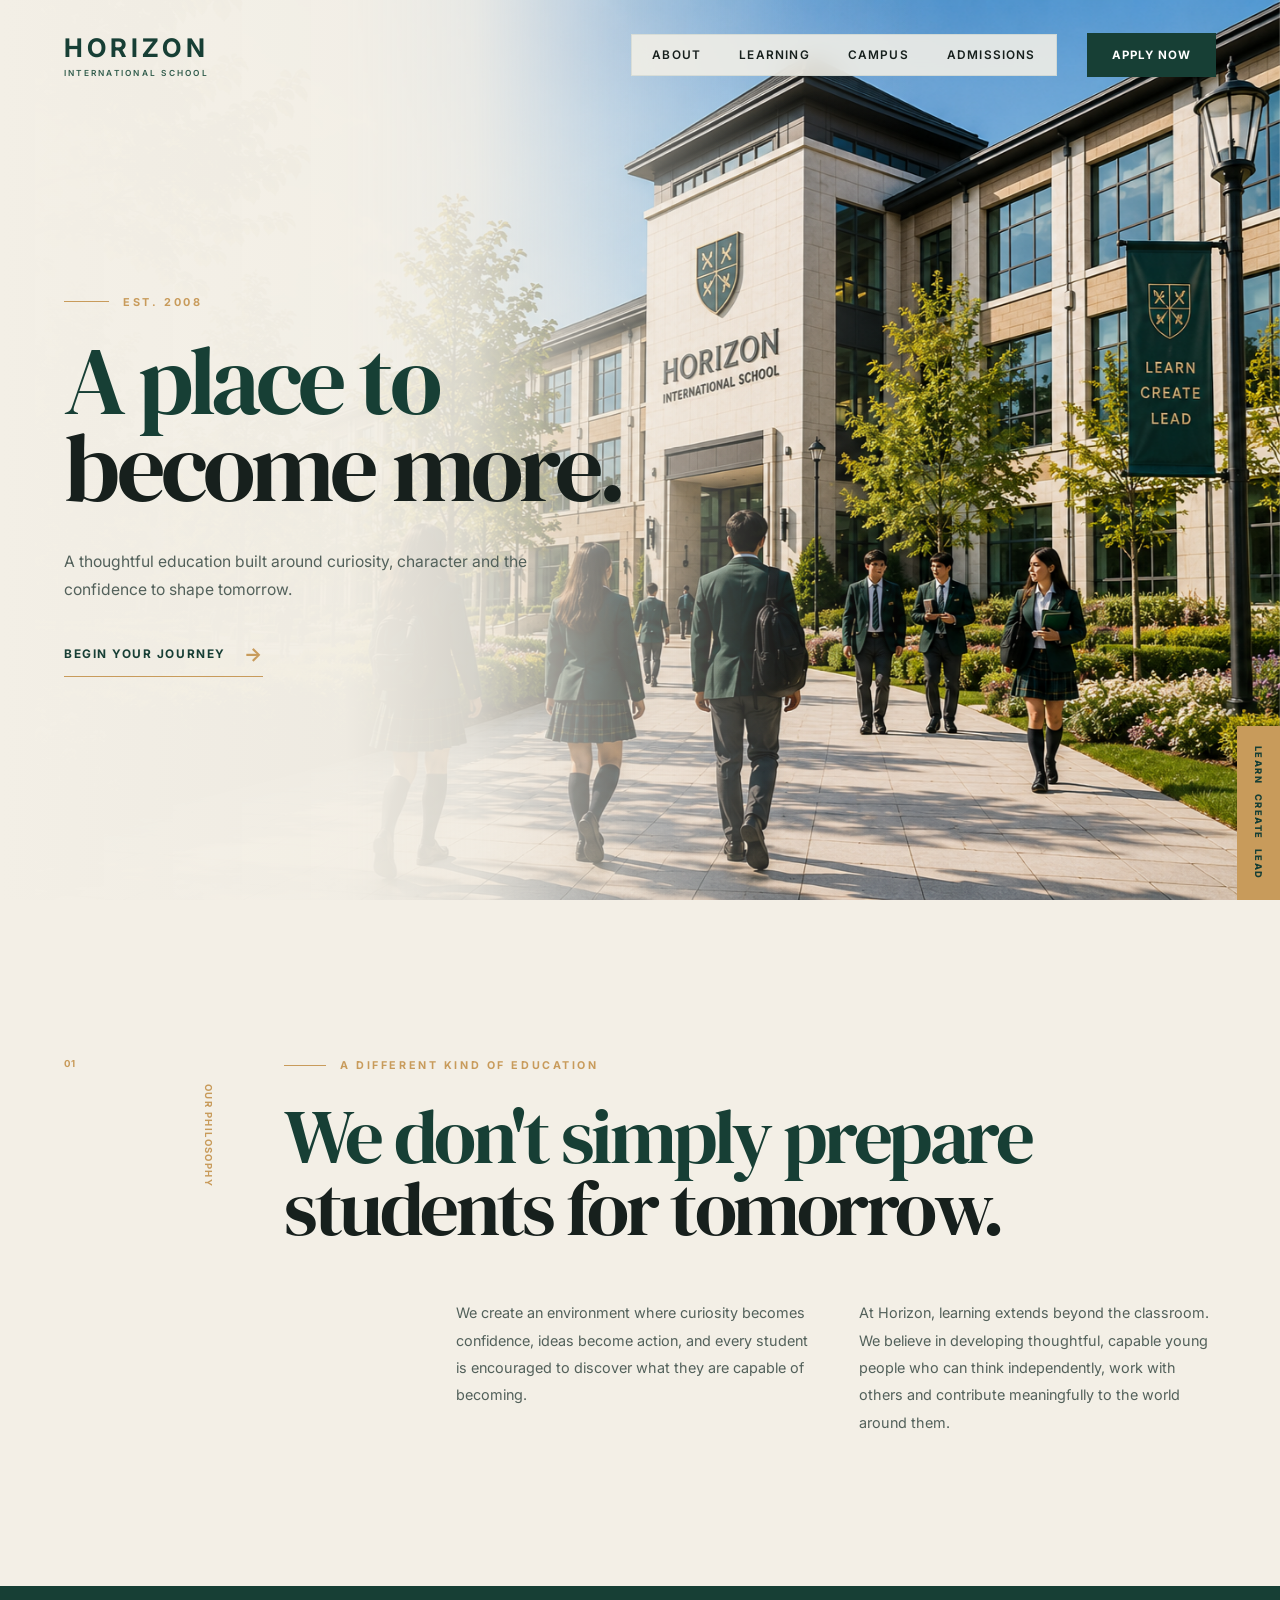
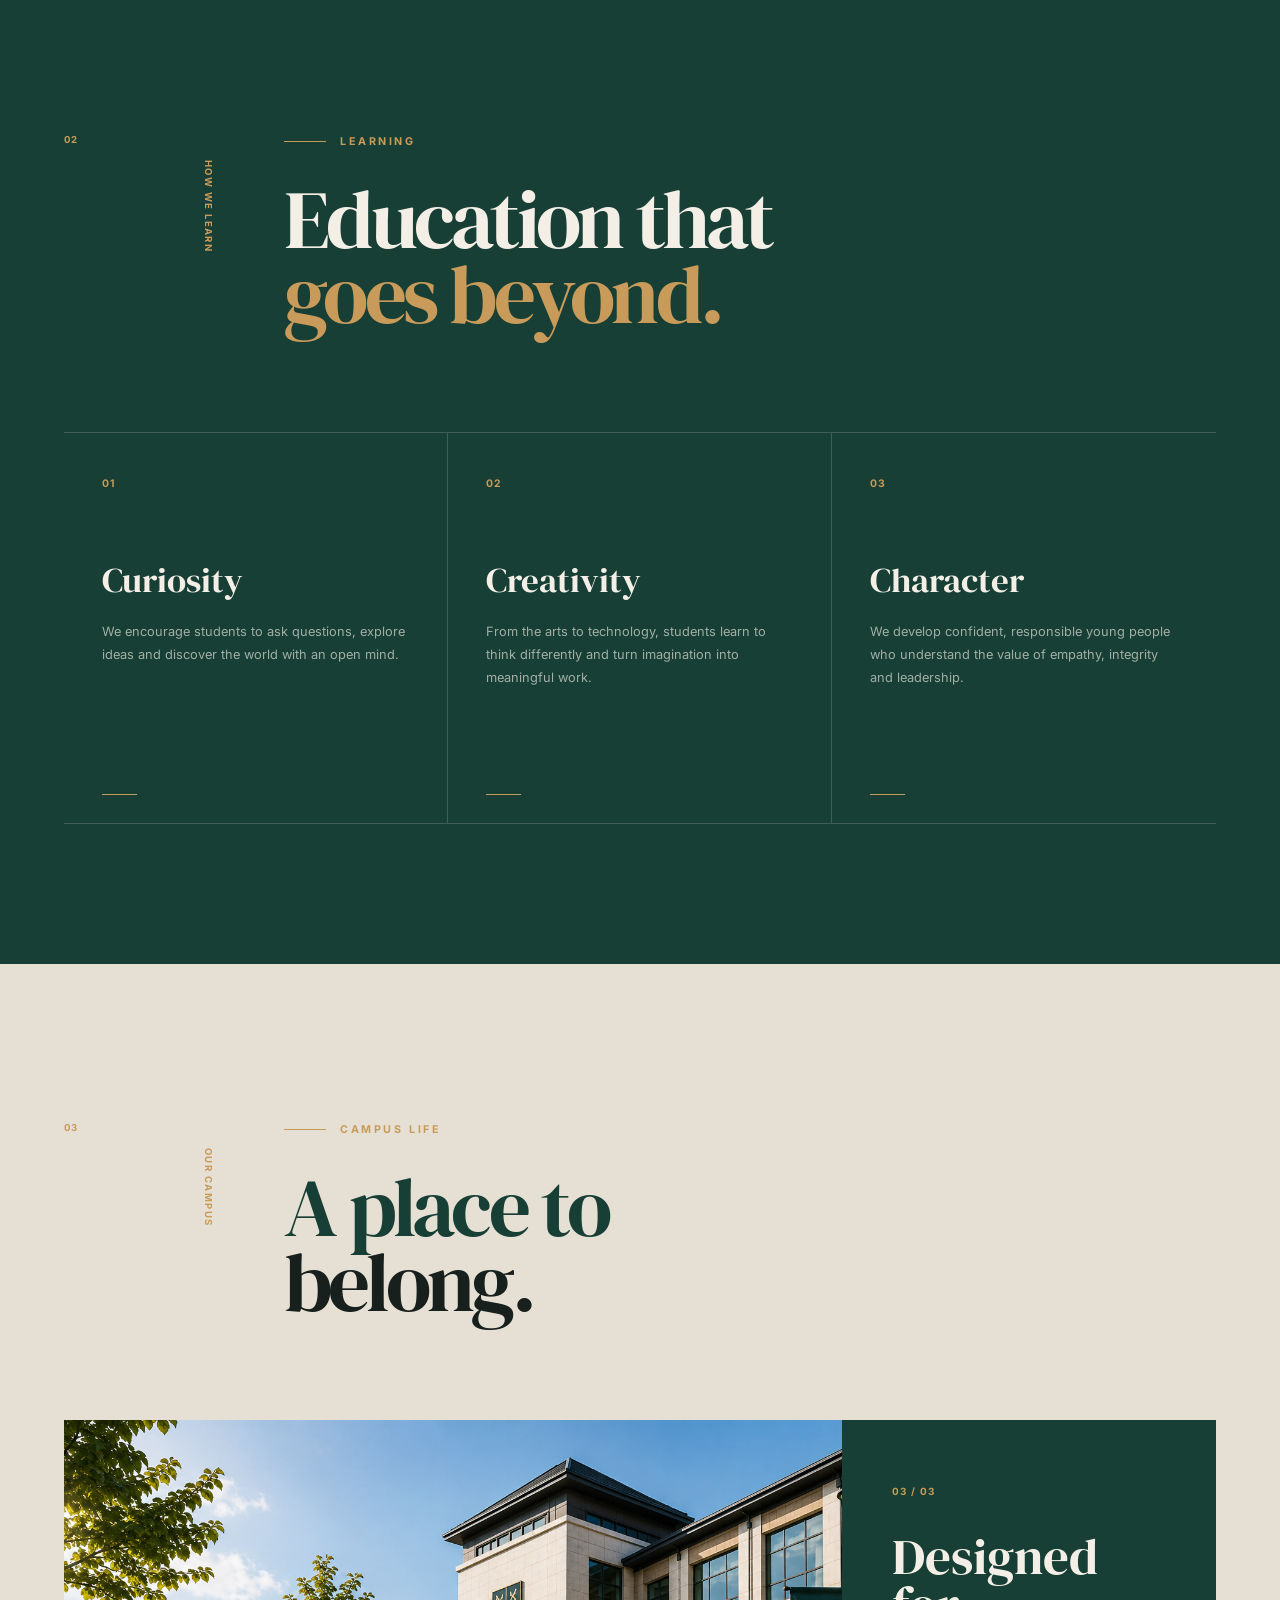
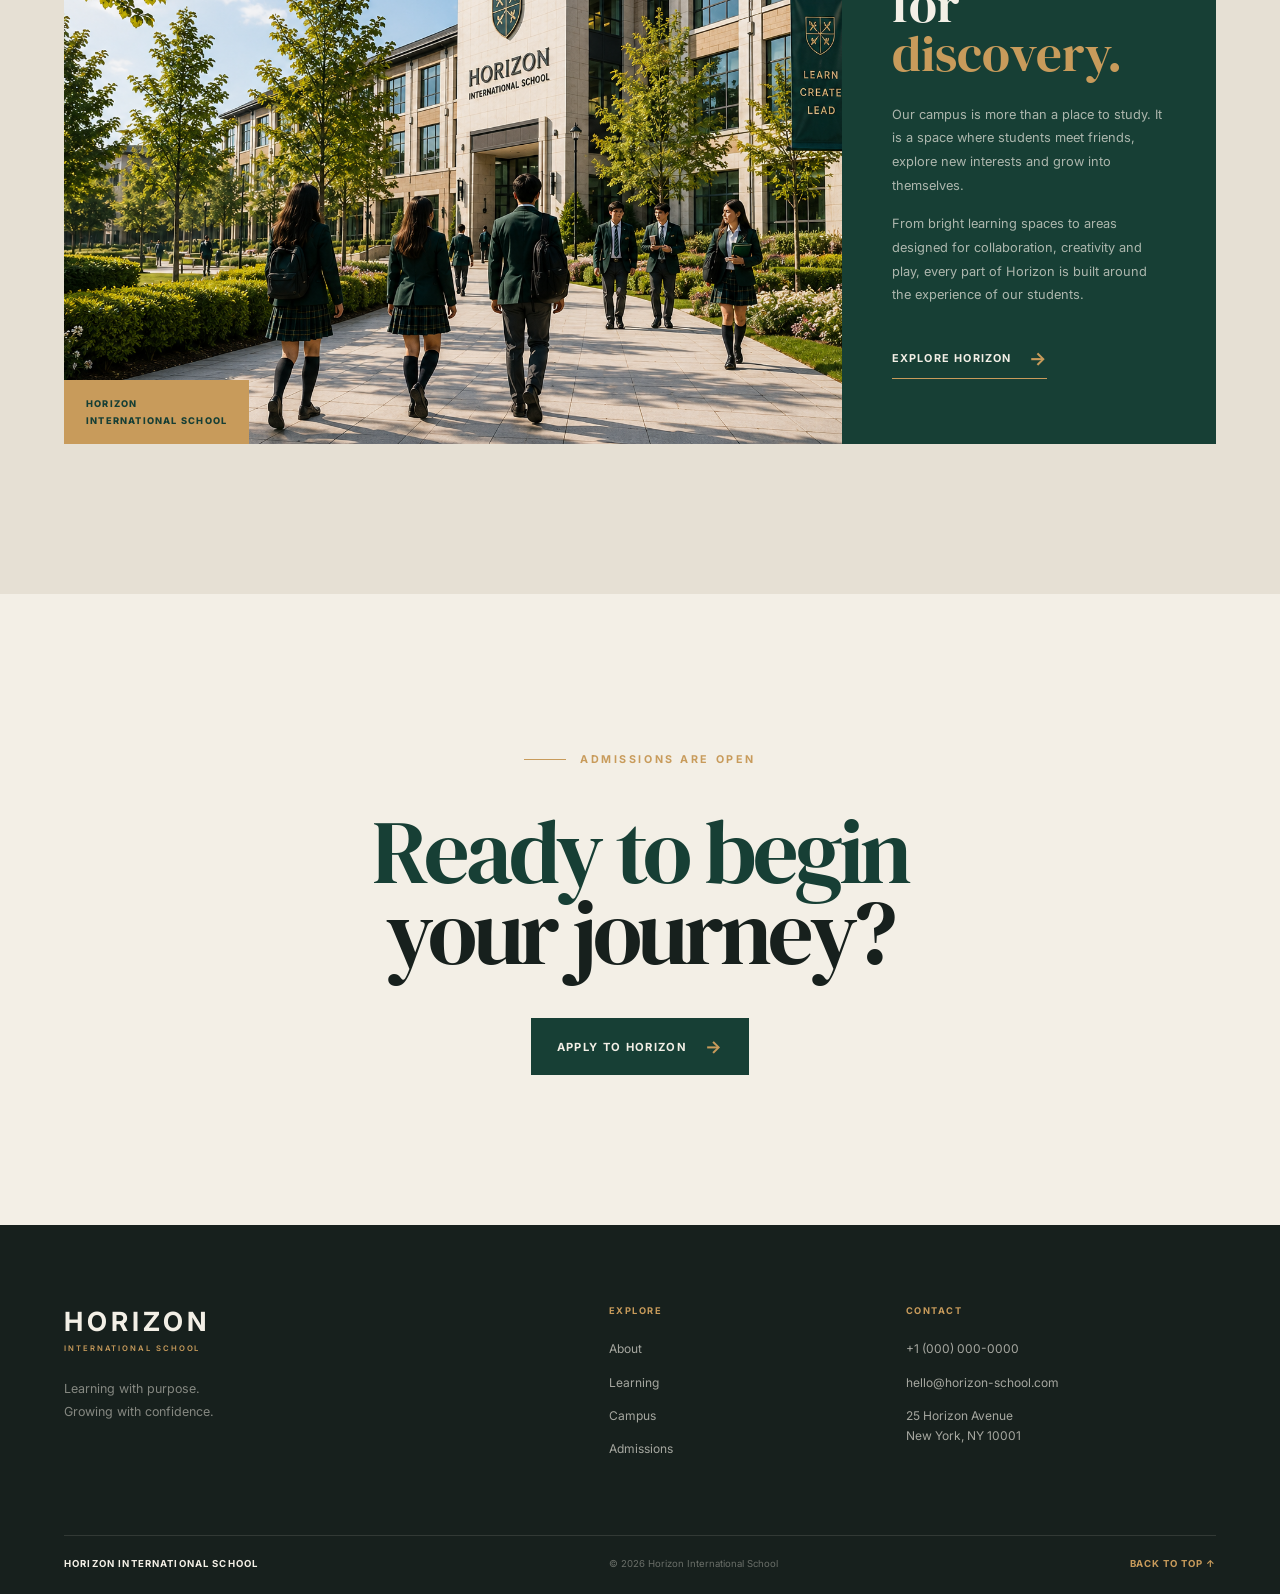
<file: frontend/index.html>
<!DOCTYPE html>
<html lang="en">

<head>
    <meta charset="UTF-8">

    <meta
        name="viewport"
        content="width=device-width, initial-scale=1.0"
    >

    <meta
        name="description"
        content="Horizon International School — inspiring students to learn, create and lead."
    >

    <title>Horizon International School</title>

    <!-- Google Fonts -->
    <link rel="preconnect" href="https://fonts.googleapis.com">
    <link rel="preconnect" href="https://fonts.gstatic.com" crossorigin>

    <link
        href="https://fonts.googleapis.com/css2?family=DM+Serif+Display&family=Inter:wght@400;500;600;700&display=swap"
        rel="stylesheet"
    >

    <!-- Main CSS -->
    <link rel="stylesheet" href="css/style.css">
</head>

<body>

    <!-- =========================
         HEADER
    ========================== -->

   <header class="site-header">

    <a href="index.html" class="school-logo">
        <span class="logo-main">HORIZON</span>
        <span class="logo-sub">INTERNATIONAL SCHOOL</span>
    </a>

    <nav class="desktop-nav">
        <a href="#philosophy">About</a>
        <a href="#learning">Learning</a>
        <a href="#campus">Campus</a>
        <a href="admission.html">Admissions</a>
    </nav>

    <a href="admission.html" class="header-admission">
        Apply Now
    </a>

    <button
        class="menu-toggle"
        type="button"
        aria-label="Open navigation menu"
    >
        <span></span>
        <span></span>
    </button>

</header>


    <!-- =========================
         MOBILE NAVIGATION
    ========================== -->

    <div class="mobile-menu">

        <button
            class="mobile-menu-close"
            type="button"
            aria-label="Close navigation menu"
        >
            ×
        </button>

        <nav>
            <a href="#philosophy">About</a>
            <a href="#learning">Learning</a>
            <a href="#campus">Campus</a>
            <a href="admission.html">Admissions</a>
        </nav>

    </div>


    <!-- =========================
         HERO
    ========================== -->

    <main>

        <section class="hero">

    <div class="hero-background">

        <img
            src="images/hero-campus.jpg"
            alt="Horizon International School campus"
        >

    </div>


    <div class="hero-overlay"></div>


    <div class="hero-content">

        <p class="hero-kicker">
            EST. 2008
        </p>

        <h1>
            A place to
            <span>become more.</span>
        </h1>

        <p class="hero-description">
            A thoughtful education built around curiosity,
            character and the confidence to shape tomorrow.
        </p>

        <a
            href="admission.html"
            class="hero-link"
        >
            Begin Your Journey
            <span>→</span>
        </a>

    </div>


    <div class="hero-image-label">
        <span>LEARN</span>
        <span>CREATE</span>
        <span>LEAD</span>
    </div>

</section>


<!-- =========================================================
     PHILOSOPHY
========================================================= -->

<section class="philosophy" id="philosophy">

    <div class="philosophy-container">

        <div class="philosophy-label">
            <span>01</span>
            <span>OUR PHILOSOPHY</span>
        </div>


        <div class="philosophy-content">

            <span class="section-eyebrow">
                A DIFFERENT KIND OF EDUCATION
            </span>

            <h2>
                We don't simply prepare
                <span>students for tomorrow.</span>
            </h2>

            <div class="philosophy-text">

                <p>
                    We create an environment where curiosity
                    becomes confidence, ideas become action,
                    and every student is encouraged to discover
                    what they are capable of becoming.
                </p>

                <p>
                    At Horizon, learning extends beyond the
                    classroom. We believe in developing thoughtful,
                    capable young people who can think independently,
                    work with others and contribute meaningfully
                    to the world around them.
                </p>

            </div>

        </div>

    </div>

</section> 
<!-- =========================================================
     LEARNING
========================================================= -->

<section class="learning" id="learning">

    <div class="learning-container">

        <div class="learning-header">

            <div class="learning-label">
                <span>02</span>
                <span>HOW WE LEARN</span>
            </div>

            <div>

                <span class="section-eyebrow">
                    LEARNING
                </span>

                <h2>
                    Education that
                    <span>goes beyond.</span>
                </h2>

            </div>

        </div>


        <div class="learning-grid">


            <!-- 01 -->

            <article class="learning-card">

                <span class="learning-number">
                    01
                </span>

                <div class="learning-icon">
                    <i class="fa-solid fa-compass"></i>
                </div>

                <h3>
                    Curiosity
                </h3>

                <p>
                    We encourage students to ask questions,
                    explore ideas and discover the world
                    with an open mind.
                </p>

                <span class="learning-line"></span>

            </article>


            <!-- 02 -->

            <article class="learning-card">

                <span class="learning-number">
                    02
                </span>

                <div class="learning-icon">
                    <i class="fa-solid fa-lightbulb"></i>
                </div>

                <h3>
                    Creativity
                </h3>

                <p>
                    From the arts to technology, students
                    learn to think differently and turn
                    imagination into meaningful work.
                </p>

                <span class="learning-line"></span>

            </article>


            <!-- 03 -->

            <article class="learning-card">

                <span class="learning-number">
                    03
                </span>

                <div class="learning-icon">
                    <i class="fa-solid fa-people-group"></i>
                </div>

                <h3>
                    Character
                </h3>

                <p>
                    We develop confident, responsible young
                    people who understand the value of
                    empathy, integrity and leadership.
                </p>

                <span class="learning-line"></span>

            </article>

        </div>

    </div>

</section>
<!-- =========================================================
     CAMPUS
========================================================= -->

<section class="campus" id="campus">

    <div class="campus-container">

        <div class="campus-header">

            <div class="campus-label">
                <span>03</span>
                <span>OUR CAMPUS</span>
            </div>

            <div>

                <span class="section-eyebrow">
                    CAMPUS LIFE
                </span>

                <h2>
                    A place to
                    <span>belong.</span>
                </h2>

            </div>

        </div>


        <div class="campus-feature">

            <div class="campus-image">

                <img
                    src="images/hero-campus.jpg"
                    alt="Horizon International School campus"
                >

                <div class="campus-image-tag">
                    <span>HORIZON</span>
                    <span>INTERNATIONAL SCHOOL</span>
                </div>

            </div>


            <div class="campus-content">

                <span class="campus-small-number">
                    03 / 03
                </span>

                <h3>
                    Designed for
                    <span>discovery.</span>
                </h3>

                <p>
                    Our campus is more than a place to study.
                    It is a space where students meet friends,
                    explore new interests and grow into themselves.
                </p>

                <p>
                    From bright learning spaces to areas designed
                    for collaboration, creativity and play, every
                    part of Horizon is built around the experience
                    of our students.
                </p>

                <a
                    href="admission.html"
                    class="campus-link"
                >
                    Explore Horizon
                    <span>→</span>
                </a>

            </div>

        </div>

    </div>

</section> 
<!-- =========================================================
     CONTACT / CTA
========================================================= -->

<section class="contact-cta">

    <div class="contact-cta-container">

        <span class="section-eyebrow">
            ADMISSIONS ARE OPEN
        </span>

        <h2>
            Ready to begin
            <span>your journey?</span>
        </h2>

        <a href="admission.html" class="contact-cta-button">
            Apply to Horizon
            <span>→</span>
        </a>

    </div>

</section>


<!-- =========================================================
     FOOTER
========================================================= -->

<footer class="site-footer">

    <div class="footer-main">

        <div class="footer-brand">

            <a href="index.html" class="footer-logo">
                <span>HORIZON</span>
                <small>INTERNATIONAL SCHOOL</small>
            </a>

            <p>
                Learning with purpose.<br>
                Growing with confidence.
            </p>

        </div>


        <div class="footer-column">

            <span class="footer-heading">
                EXPLORE
            </span>

            <a href="#philosophy">About</a>
            <a href="#learning">Learning</a>
            <a href="#campus">Campus</a>
            <a href="admission.html">Admissions</a>

        </div>


        <div class="footer-column">

            <span class="footer-heading">
                CONTACT
            </span>

            <a href="tel:+10000000000">
                +1 (000) 000-0000
            </a>

            <a href="mailto:hello@horizon-school.com">
                hello@horizon-school.com
            </a>

            <p>
                25 Horizon Avenue<br>
                New York, NY 10001
            </p>

        </div>

    </div>


    <div class="footer-bottom">

        <a href="index.html" class="footer-back-top">
            HORIZON INTERNATIONAL SCHOOL
        </a>

        <span>
            © 2026 Horizon International School
        </span>

        <a href="index.html" class="back-top">
            BACK TO TOP ↑
        </a>

    </div>

</footer>


</main>


    <!-- Main JavaScript -->
    <script src="js/script.js"></script>

</body>

</html>
</file>
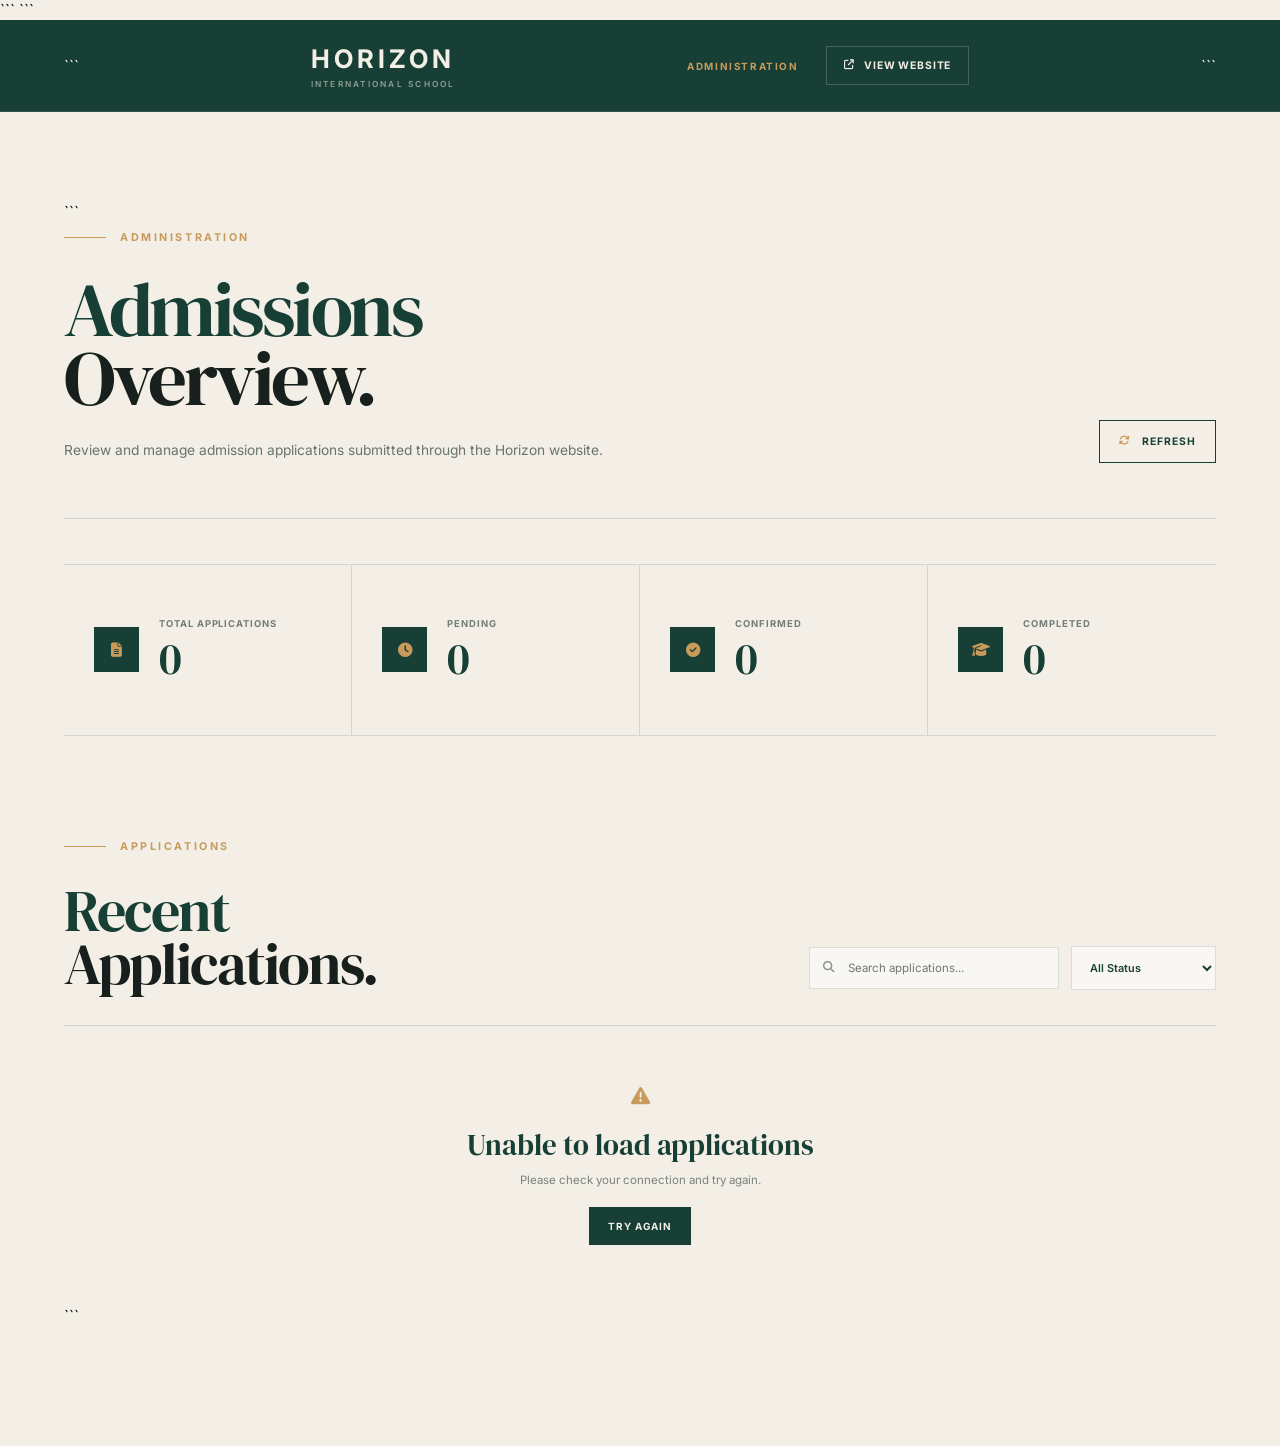
<file: frontend/admin.html>
<!DOCTYPE html>

<html lang="en">

<head>

```
<meta charset="UTF-8">

<meta
    name="viewport"
    content="width=device-width, initial-scale=1.0"
>

<meta
    name="description"
    content="Horizon International School — Administration Dashboard"
>

<title>Admin Dashboard | Horizon International School</title>

<!-- Google Fonts -->
<link rel="preconnect" href="https://fonts.googleapis.com">
<link rel="preconnect" href="https://fonts.gstatic.com" crossorigin>

<link
    href="https://fonts.googleapis.com/css2?family=DM+Serif+Display&family=Inter:wght@400;500;600;700&display=swap"
    rel="stylesheet"
>

<!-- Font Awesome -->
<link
    rel="stylesheet"
    href="https://cdnjs.cloudflare.com/ajax/libs/font-awesome/6.5.2/css/all.min.css"
>

<!-- Main CSS -->
<link rel="stylesheet" href="css/style.css">
```

</head>

<body class="admin-page">

<!-- =========================================================
     ADMIN HEADER
========================================================= -->

<header class="admin-header">

```
<a href="index.html" class="school-logo">

    <span class="logo-main">
        HORIZON
    </span>

    <span class="logo-sub">
        INTERNATIONAL SCHOOL
    </span>

</a>


<div class="admin-header-right">

    <span class="admin-label">
        ADMINISTRATION
    </span>


    <a
        href="index.html"
        class="admin-site-link"
    >
        <i class="fa-solid fa-arrow-up-right-from-square"></i>
        View Website
    </a>

</div>
```

</header>

<!-- =========================================================
     ADMIN MAIN
========================================================= -->

<main class="admin-main">

```
<!-- =====================================================
     PAGE INTRO
====================================================== -->

<section class="admin-intro">

    <div>

        <span class="section-eyebrow">
            ADMINISTRATION
        </span>

        <h1>
            Admissions
            <span>Overview.</span>
        </h1>

        <p>
            Review and manage admission applications
            submitted through the Horizon website.
        </p>

    </div>


    <div class="admin-refresh">

        <button
            id="refreshAdmissions"
            class="admin-refresh-btn"
            type="button"
        >

            <i class="fa-solid fa-rotate"></i>

            Refresh

        </button>

    </div>

</section>



<!-- =====================================================
     STATS
====================================================== -->

<section class="admin-stats">


    <article class="admin-stat-card">

        <div class="admin-stat-icon">
            <i class="fa-solid fa-file-lines"></i>
        </div>

        <div>

            <span class="admin-stat-label">
                Total Applications
            </span>

            <strong id="totalApplications">
                0
            </strong>

        </div>

    </article>



    <article class="admin-stat-card">

        <div class="admin-stat-icon">
            <i class="fa-solid fa-clock"></i>
        </div>

        <div>

            <span class="admin-stat-label">
                Pending
            </span>

            <strong id="pendingApplications">
                0
            </strong>

        </div>

    </article>



    <article class="admin-stat-card">

        <div class="admin-stat-icon">
            <i class="fa-solid fa-circle-check"></i>
        </div>

        <div>

            <span class="admin-stat-label">
                Confirmed
            </span>

            <strong id="confirmedApplications">
                0
            </strong>

        </div>

    </article>



    <article class="admin-stat-card">

        <div class="admin-stat-icon">
            <i class="fa-solid fa-graduation-cap"></i>
        </div>

        <div>

            <span class="admin-stat-label">
                Completed
            </span>

            <strong id="completedApplications">
                0
            </strong>

        </div>

    </article>

</section>



<!-- =====================================================
     APPLICATIONS
====================================================== -->

<section class="admin-applications">


    <div class="admin-section-header">

        <div>

            <span class="section-eyebrow">
                APPLICATIONS
            </span>

            <h2>
                Recent
                <span>Applications.</span>
            </h2>

        </div>


        <div class="admin-controls">

            <div class="admin-search">

                <i class="fa-solid fa-magnifying-glass"></i>

                <input
                    type="search"
                    id="applicationSearch"
                    placeholder="Search applications..."
                    aria-label="Search applications"
                >

            </div>


            <select
                id="statusFilter"
                class="admin-filter"
                aria-label="Filter applications"
            >

                <option value="all">
                    All Status
                </option>

                <option value="Pending">
                    Pending
                </option>

                <option value="Confirmed">
                    Confirmed
                </option>

                <option value="Completed">
                    Completed
                </option>

            </select>

        </div>

    </div>



    <!-- =================================================
         APPLICATION LIST
    ================================================== -->

    <div
        id="applicationsContainer"
        class="applications-container"
    >

        <!-- Applications will be loaded here -->

        <div class="admin-loading">

            <i class="fa-solid fa-spinner fa-spin"></i>

            <span>
                Loading applications...
            </span>

        </div>

    </div>


</section>
```

</main>

<!-- =========================================================
     APPLICATION MODAL
========================================================= -->

<div
    id="applicationModal"
    class="application-modal"
    aria-hidden="true"
>

```
<div class="application-modal-overlay"></div>


<div class="application-modal-content">


    <button
        id="closeApplicationModal"
        class="application-modal-close"
        type="button"
        aria-label="Close application"
    >
        ×
    </button>


    <div class="modal-header">

        <span class="section-eyebrow">
            APPLICATION DETAILS
        </span>

        <h2 id="modalStudentName">
            Student Name
        </h2>

        <span
            id="modalStatus"
            class="application-status"
        >
            Pending
        </span>

    </div>



    <div class="modal-details">


        <div class="modal-detail-group">

            <span>
                Student
            </span>

            <strong id="modalStudent">
                —
            </strong>

        </div>


        <div class="modal-detail-group">

            <span>
                Date of Birth
            </span>

            <strong id="modalDateOfBirth">
                —
            </strong>

        </div>


        <div class="modal-detail-group">

            <span>
                Applying For
            </span>

            <strong id="modalGrade">
                —
            </strong>

        </div>


        <div class="modal-detail-group">

            <span>
                Parent / Guardian
            </span>

            <strong id="modalParent">
                —
            </strong>

        </div>


        <div class="modal-detail-group">

            <span>
                Email
            </span>

            <strong id="modalEmail">
                —
            </strong>

        </div>


        <div class="modal-detail-group">

            <span>
                Phone
            </span>

            <strong id="modalPhone">
                —
            </strong>

        </div>


        <div class="modal-detail-group modal-message">

            <span>
                Message
            </span>

            <p id="modalMessage">
                —
            </p>

        </div>

    </div>



    <div class="modal-actions">

        <button
            type="button"
            class="modal-status-btn"
            data-status="Pending"
        >
            Pending
        </button>

        <button
            type="button"
            class="modal-status-btn"
            data-status="Confirmed"
        >
            Confirm
        </button>

        <button
            type="button"
            class="modal-status-btn"
            data-status="Completed"
        >
            Complete
        </button>

    </div>


</div>
```

</div>

<!-- =========================================================
     ADMIN JAVASCRIPT
========================================================= -->

<script src="js/admin.js"></script>

</body>

</html>
</file>
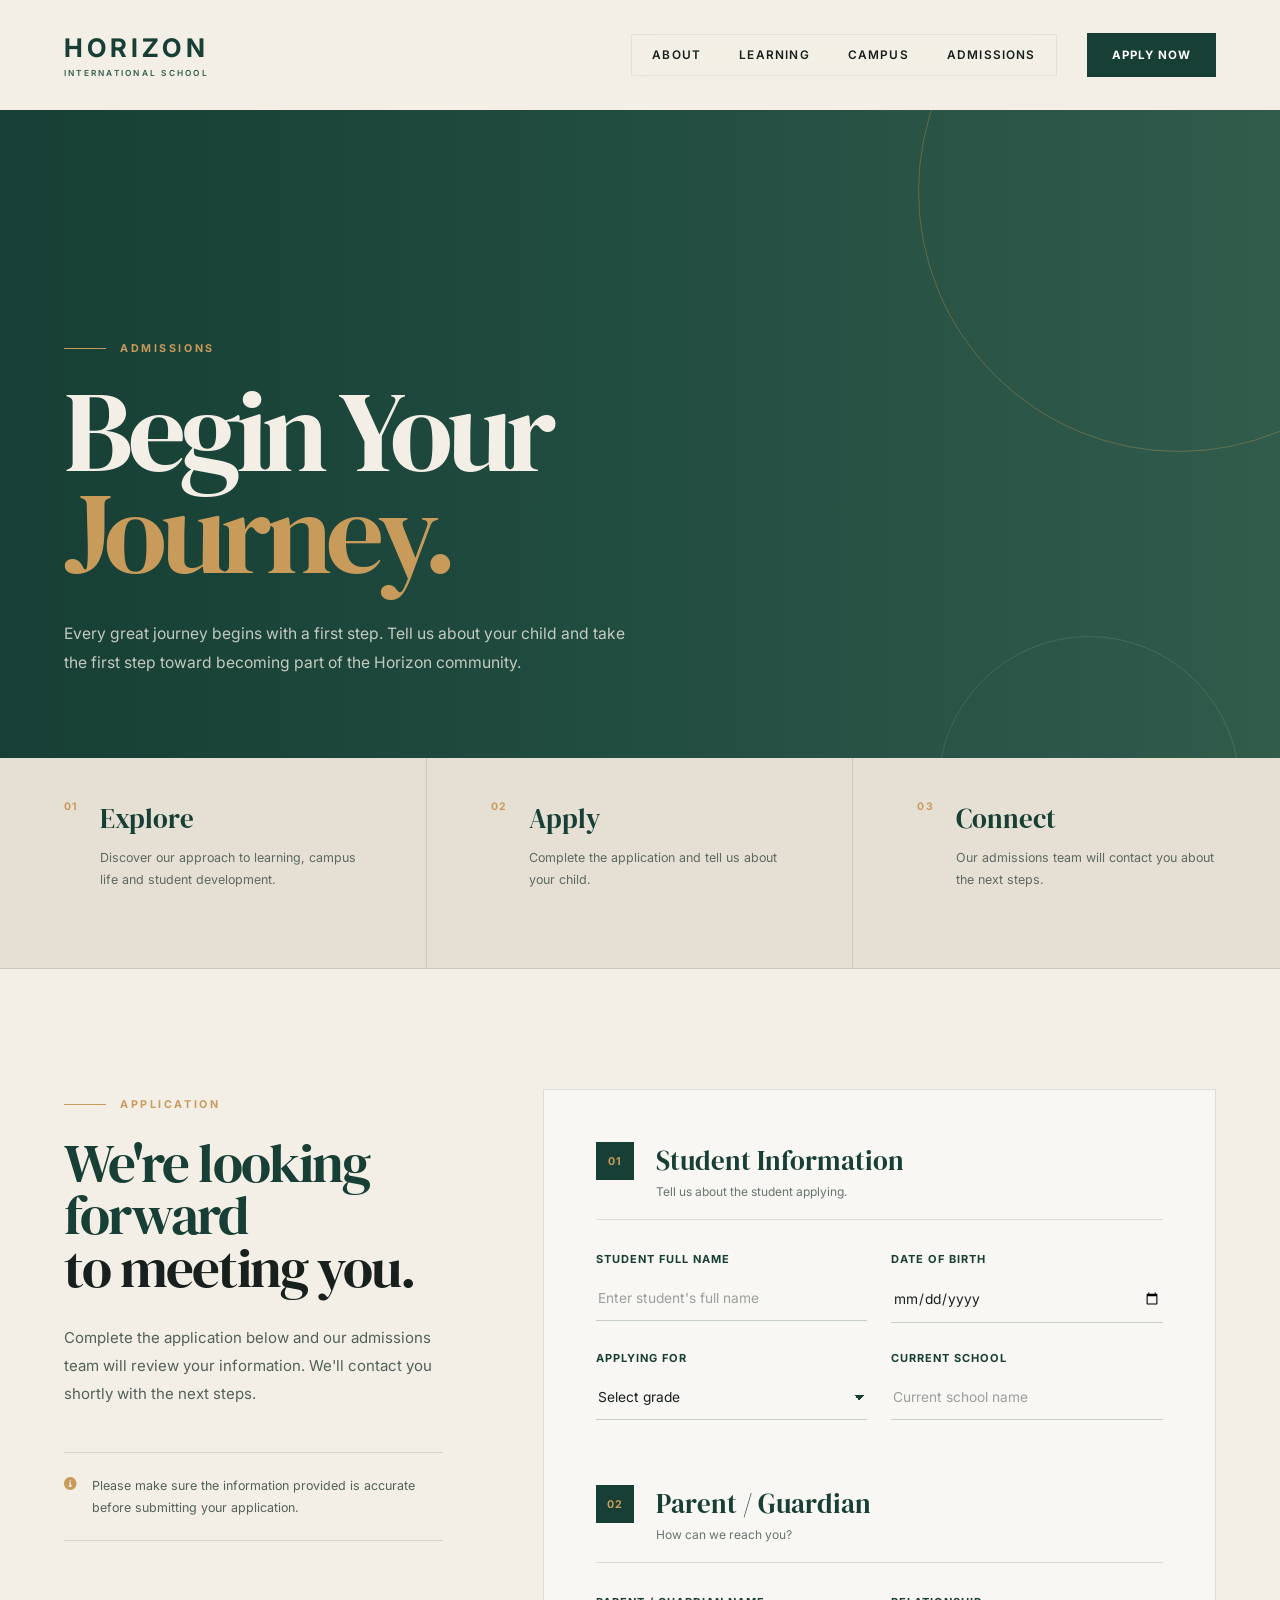
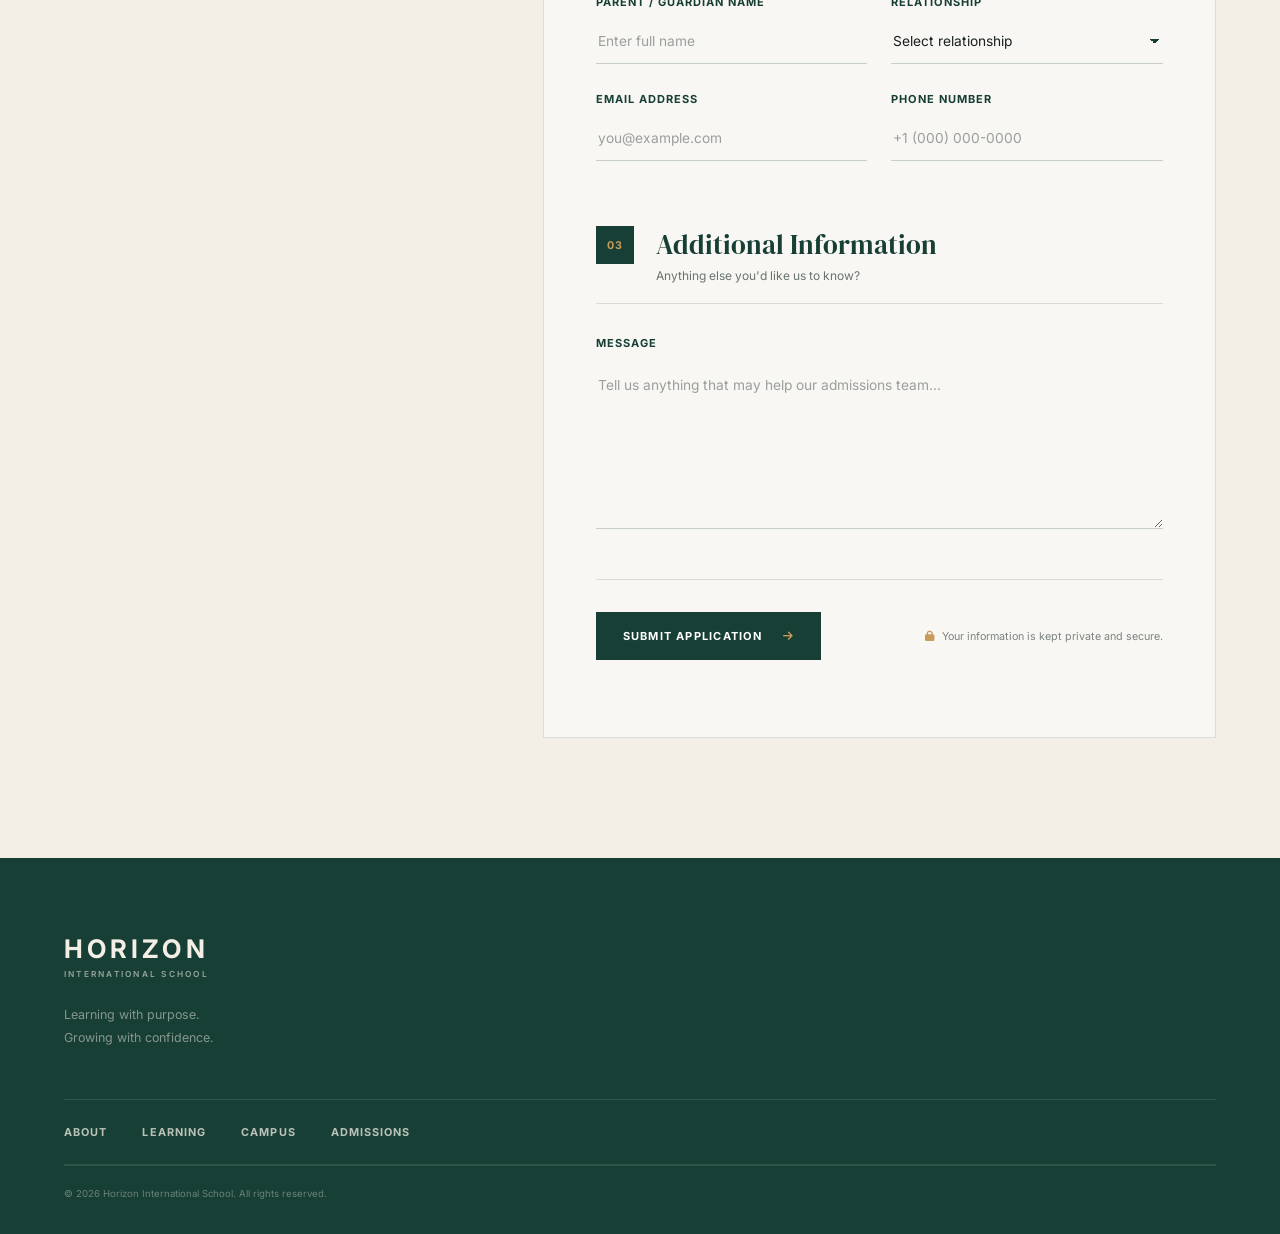
<file: frontend/admission.html>
<!DOCTYPE html>
<html lang="en">

<head>
    <meta charset="UTF-8">

    <meta
        name="viewport"
        content="width=device-width, initial-scale=1.0"
    >

    <meta
        name="description"
        content="Admissions at Horizon International School — begin your child's journey with us."
    >

    <title>Admissions | Horizon International School</title>

    <!-- Google Fonts -->
    <link rel="preconnect" href="https://fonts.googleapis.com">
    <link rel="preconnect" href="https://fonts.gstatic.com" crossorigin>

    <link
        href="https://fonts.googleapis.com/css2?family=DM+Serif+Display&family=Inter:wght@400;500;600;700&display=swap"
        rel="stylesheet"
    >

    <!-- Font Awesome -->
    <link
        rel="stylesheet"
        href="https://cdnjs.cloudflare.com/ajax/libs/font-awesome/6.5.2/css/all.min.css"
    >

    <!-- Main CSS -->
    <link rel="stylesheet" href="css/style.css">
</head>

<body>


<!-- =========================
     HEADER
========================= -->

<header class="site-header">

    <a href="index.html" class="school-logo">

        <span class="logo-main">
            HORIZON
        </span>

        <span class="logo-sub">
            INTERNATIONAL SCHOOL
        </span>

    </a>


    <nav class="desktop-nav">

        <a href="index.html#philosophy">
            About
        </a>

        <a href="index.html#learning">
            Learning
        </a>

        <a href="index.html#campus">
            Campus
        </a>

        <a href="admission.html">
            Admissions
        </a>

    </nav>


    <a
        href="admission.html"
        class="header-admission"
    >
        Apply Now
    </a>


    <button
        class="menu-toggle"
        type="button"
        aria-label="Open navigation menu"
    >
        <span></span>
        <span></span>
    </button>

</header>



<!-- =========================
     MOBILE MENU
========================= -->

<div class="mobile-menu">

    <button
        class="mobile-menu-close"
        type="button"
        aria-label="Close navigation menu"
    >
        ×
    </button>

    <nav>

        <a href="index.html#philosophy">
            About
        </a>

        <a href="index.html#learning">
            Learning
        </a>

        <a href="index.html#campus">
            Campus
        </a>

        <a href="admission.html">
            Admissions
        </a>

    </nav>

</div>



<!-- =========================
     ADMISSION HERO
========================= -->

<main>

<section class="admission-hero">

    <div class="admission-hero-content">

        <span class="section-eyebrow">
            ADMISSIONS
        </span>


        <h1>
            Begin Your
            <span>Journey.</span>
        </h1>


        <p>
            Every great journey begins with a first step.
            Tell us about your child and take the first step
            toward becoming part of the Horizon community.
        </p>

    </div>

</section>

<!-- =========================
     ADMISSIONS SNAPSHOT
========================= -->

<section class="admission-snapshot">

    <div class="snapshot-item">

        <span class="snapshot-number">01</span>

        <div>
            <h3>Explore</h3>
            <p>
                Discover our approach to learning,
                campus life and student development.
            </p>
        </div>

    </div>


    <div class="snapshot-item">

        <span class="snapshot-number">02</span>

        <div>
            <h3>Apply</h3>
            <p>
                Complete the application and
                tell us about your child.
            </p>
        </div>

    </div>


    <div class="snapshot-item">

        <span class="snapshot-number">03</span>

        <div>
            <h3>Connect</h3>
            <p>
                Our admissions team will contact
                you about the next steps.
            </p>
        </div>

    </div>

</section>

<!-- =========================
     APPLICATION
========================= -->

<section class="admission-section">

    <div class="admission-container">


        <!-- INTRO -->

        <div class="admission-intro">

            <span class="section-eyebrow">
                APPLICATION
            </span>


            <h2>
                We're looking forward
                <span>to meeting you.</span>
            </h2>


            <p>
                Complete the application below and our
                admissions team will review your information.
                We'll contact you shortly with the next steps.
            </p>


            <div class="admission-note">

                <i class="fa-solid fa-circle-info"></i>

                <span>
                    Please make sure the information provided
                    is accurate before submitting your application.
                </span>

            </div>

        </div>



        <!-- FORM -->

        <form
            id="admissionForm"
            class="admission-form"
        >


            <!-- =========================
                 01 STUDENT
            ========================== -->

            <div class="form-heading">

                <span>
                    01
                </span>

                <div>

                    <h3>
                        Student Information
                    </h3>

                    <p>
                        Tell us about the student applying.
                    </p>

                </div>

            </div>


            <div class="form-grid">


                <div class="form-group">

                    <label for="studentName">
                        Student Full Name
                    </label>

                    <input
                        type="text"
                        id="studentName"
                        name="studentName"
                        placeholder="Enter student's full name"
                        required
                    >

                </div>



                <div class="form-group">

                    <label for="dateOfBirth">
                        Date of Birth
                    </label>

                    <input
                        type="date"
                        id="dateOfBirth"
                        name="dateOfBirth"
                        required
                    >

                </div>



                <div class="form-group">

                    <label for="grade">
                        Applying For
                    </label>

                    <select
                        id="grade"
                        name="grade"
                        required
                    >

                        <option value="">
                            Select grade
                        </option>

                        <option value="Early Years">
                            Early Years
                        </option>

                        <option value="Kindergarten">
                            Kindergarten
                        </option>

                        <option value="Grade 1">
                            Grade 1
                        </option>

                        <option value="Grade 2">
                            Grade 2
                        </option>

                        <option value="Grade 3">
                            Grade 3
                        </option>

                        <option value="Grade 4">
                            Grade 4
                        </option>

                        <option value="Grade 5">
                            Grade 5
                        </option>

                        <option value="Grade 6">
                            Grade 6
                        </option>

                        <option value="Grade 7">
                            Grade 7
                        </option>

                        <option value="Grade 8">
                            Grade 8
                        </option>

                    </select>

                </div>



                <div class="form-group">

                    <label for="currentSchool">
                        Current School
                    </label>

                    <input
                        type="text"
                        id="currentSchool"
                        name="currentSchool"
                        placeholder="Current school name"
                    >

                </div>

            </div>



            <!-- =========================
                 02 PARENT
            ========================== -->

            <div class="form-heading">

                <span>
                    02
                </span>

                <div>

                    <h3>
                        Parent / Guardian
                    </h3>

                    <p>
                        How can we reach you?
                    </p>

                </div>

            </div>


            <div class="form-grid">


                <div class="form-group">

                    <label for="parentName">
                        Parent / Guardian Name
                    </label>

                    <input
                        type="text"
                        id="parentName"
                        name="parentName"
                        placeholder="Enter full name"
                        required
                    >

                </div>



                <div class="form-group">

                    <label for="relationship">
                        Relationship
                    </label>

                    <select
                        id="relationship"
                        name="relationship"
                        required
                    >

                        <option value="">
                            Select relationship
                        </option>

                        <option value="Parent">
                            Parent
                        </option>

                        <option value="Guardian">
                            Guardian
                        </option>

                        <option value="Other">
                            Other
                        </option>

                    </select>

                </div>



                <div class="form-group">

                    <label for="email">
                        Email Address
                    </label>

                    <input
                        type="email"
                        id="email"
                        name="email"
                        placeholder="you@example.com"
                        required
                    >

                </div>



                <div class="form-group">

                    <label for="phone">
                        Phone Number
                    </label>

                    <input
                        type="tel"
                        id="phone"
                        name="phone"
                        placeholder="+1 (000) 000-0000"
                        required
                    >

                </div>

            </div>



            <!-- =========================
                 03 ADDITIONAL
            ========================== -->

            <div class="form-heading">

                <span>
                    03
                </span>

                <div>

                    <h3>
                        Additional Information
                    </h3>

                    <p>
                        Anything else you'd like us to know?
                    </p>

                </div>

            </div>


            <div class="form-group full-width">

                <label for="message">
                    Message
                </label>

                <textarea
                    id="message"
                    name="message"
                    rows="6"
                    placeholder="Tell us anything that may help our admissions team..."
                ></textarea>

            </div>



            <!-- =========================
                 SUBMIT
            ========================== -->

            <div class="form-submit">

                <button
                    type="submit"
                    class="primary-btn"
                >

                    Submit Application

                    <i class="fa-solid fa-arrow-right"></i>

                </button>


                <p>

                    <i class="fa-solid fa-lock"></i>

                    Your information is kept private and secure.

                </p>

            </div>



            <!-- STATUS -->

            <div
                id="formStatus"
                class="form-status"
                aria-live="polite"
            ></div>

        </form>

    </div>

</section>

</main>



<!-- =========================
     FOOTER
========================= -->

<footer class="footer">

    <div class="footer-container">


        <div class="footer-brand">

            <a
                href="index.html"
                class="school-logo"
            >

                <span class="logo-main">
                    HORIZON
                </span>

                <span class="logo-sub">
                    INTERNATIONAL SCHOOL
                </span>

            </a>


            <p>
                Learning with purpose.<br>
                Growing with confidence.
            </p>

        </div>



        <div class="footer-links">

            <a href="index.html#philosophy">
                About
            </a>

            <a href="index.html#learning">
                Learning
            </a>

            <a href="index.html#campus">
                Campus
            </a>

            <a href="admission.html">
                Admissions
            </a>

        </div>



        <div class="footer-bottom">

            <span>
                © 2026 Horizon International School.
                All rights reserved.
            </span>

        </div>

    </div>

</footer>



<!-- =========================
     MOBILE MENU SCRIPT
========================= -->

<script>

    const menuToggle =
        document.querySelector(".menu-toggle");

    const mobileMenu =
        document.querySelector(".mobile-menu");

    const mobileMenuClose =
        document.querySelector(".mobile-menu-close");


    if (menuToggle && mobileMenu) {

        menuToggle.addEventListener("click", () => {

            mobileMenu.classList.add("active");

        });

    }


    if (mobileMenuClose && mobileMenu) {

        mobileMenuClose.addEventListener("click", () => {

            mobileMenu.classList.remove("active");

        });

    }


    document
        .querySelectorAll(".mobile-menu a")
        .forEach(link => {

            link.addEventListener("click", () => {

                mobileMenu.classList.remove("active");

            });

        });

</script>

<script src="js/script.js"></script>
</body>
</html>
</file>
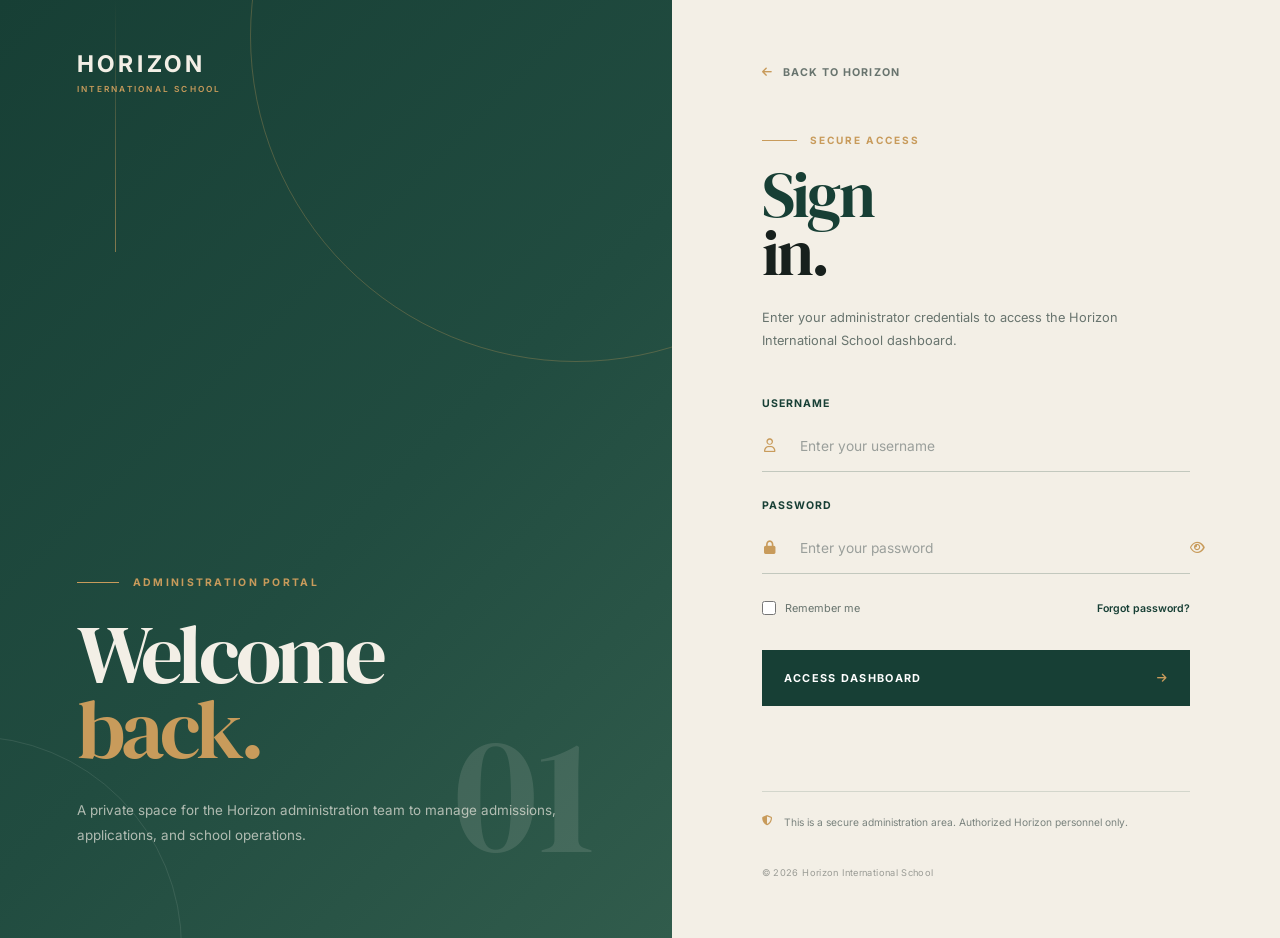
<file: frontend/login.html>
<!DOCTYPE html>
<html lang="en">
<head>
    <meta charset="UTF-8">
    <meta name="viewport" content="width=device-width, initial-scale=1.0">

    <title>Horizon International School — Login</title>

    <!-- Google Fonts -->
    <link rel="preconnect" href="https://fonts.googleapis.com">
    <link rel="preconnect" href="https://fonts.gstatic.com" crossorigin>

    <link
        href="https://fonts.googleapis.com/css2?family=DM+Serif+Display&family=Inter:wght@400;500;600;700&display=swap"
        rel="stylesheet"
    >

    <!-- Font Awesome -->
    <link
        rel="stylesheet"
        href="https://cdnjs.cloudflare.com/ajax/libs/font-awesome/6.5.2/css/all.min.css"
    >

    <style>
        /* =========================================================
           HORIZON INTERNATIONAL SCHOOL
           LOGIN PAGE
        ========================================================= */

        :root {
            --forest: #173F35;
            --forest-light: #315C4C;
            --gold: #C89B5B;
            --ivory: #F3EFE6;
            --sand: #E6E0D4;
            --charcoal: #17201D;
            --white: #FFFFFF;
            --muted: #68746E;
            --border: rgba(23, 63, 53, 0.14);
            --transition: 0.4s ease;
        }

        /* =========================
           RESET
        ========================= */

        * {
            margin: 0;
            padding: 0;
            box-sizing: border-box;
        }

        html {
            scroll-behavior: smooth;
        }

        body {
            min-height: 100vh;
            font-family: "Inter", sans-serif;
            background: var(--ivory);
            color: var(--charcoal);
            overflow-x: hidden;
        }

        a {
            color: inherit;
            text-decoration: none;
        }

        button,
        input {
            font: inherit;
        }

        /* =========================
           PAGE
        ========================= */

        .login-page {
            min-height: 100vh;
            display: grid;
            grid-template-columns: 1.05fr 0.95fr;
        }

        /* =========================================================
           LEFT SIDE — BRAND
        ========================================================= */

        .login-visual {
            position: relative;
            min-height: 100vh;
            overflow: hidden;
            display: flex;
            align-items: flex-end;
            padding: 7vw 6vw;
            background:
                linear-gradient(
                    135deg,
                    var(--forest) 0%,
                    #214C40 55%,
                    var(--forest-light) 100%
                );
        }

        /* Decorative circles */

        .login-visual::before {
            content: "";
            position: absolute;
            width: 650px;
            height: 650px;
            top: -290px;
            right: -230px;
            border: 1px solid rgba(200, 155, 91, 0.3);
            border-radius: 50%;
        }

        .login-visual::after {
            content: "";
            position: absolute;
            width: 420px;
            height: 420px;
            left: -240px;
            bottom: -220px;
            border: 1px solid rgba(243, 239, 230, 0.1);
            border-radius: 50%;
        }

        /* Gold line */

        .visual-line {
            position: absolute;
            top: 0;
            left: 9vw;
            width: 1px;
            height: 28vh;
            background: linear-gradient(
                to bottom,
                rgba(200, 155, 91, 0),
                rgba(200, 155, 91, 0.6)
            );
        }

        /* Brand */

        .visual-brand {
            position: absolute;
            top: 50px;
            left: 6vw;
            z-index: 2;
        }

        .visual-brand-main {
            color: var(--ivory);
            font-size: clamp(1.25rem, 1.8vw, 1.8rem);
            font-weight: 700;
            letter-spacing: 0.16em;
        }

        .visual-brand-sub {
            margin-top: 6px;
            color: var(--gold);
            font-size: 0.52rem;
            font-weight: 600;
            letter-spacing: 0.27em;
        }

        /* Main visual content */

        .visual-content {
            position: relative;
            z-index: 2;
            max-width: 650px;
        }

        .visual-eyebrow {
            display: flex;
            align-items: center;
            gap: 14px;
            margin-bottom: 28px;

            color: var(--gold);
            font-size: 0.65rem;
            font-weight: 700;
            letter-spacing: 0.22em;
            text-transform: uppercase;
        }

        .visual-eyebrow::before {
            content: "";
            width: 42px;
            height: 1px;
            background: var(--gold);
        }

        .visual-content h1 {
            font-family: "DM Serif Display", serif;
            font-size: clamp(4rem, 6.5vw, 7rem);
            font-weight: 400;
            line-height: 0.9;
            letter-spacing: -0.045em;
            color: var(--ivory);
        }

        .visual-content h1 span {
            display: block;
            color: var(--gold);
        }

        .visual-description {
            max-width: 500px;
            margin-top: 32px;
            color: rgba(243, 239, 230, 0.68);
            font-size: 0.84rem;
            line-height: 1.85;
        }

        /* Decorative number */

        .visual-number {
            position: absolute;
            right: 6vw;
            bottom: 6vw;
            z-index: 2;

            color: rgba(243, 239, 230, 0.12);
            font-family: "DM Serif Display", serif;
            font-size: clamp(7rem, 13vw, 13rem);
            line-height: 0.8;
            user-select: none;
        }

        /* =========================================================
           RIGHT SIDE — LOGIN
        ========================================================= */

        .login-panel {
            min-height: 100vh;
            display: flex;
            align-items: center;
            justify-content: center;
            padding: 60px 7vw;
            background: var(--ivory);
        }

        .login-box {
            width: 100%;
            max-width: 470px;
            animation: loginIn 0.8s ease forwards;
        }

        /* Back link */

        .back-home {
            display: inline-flex;
            align-items: center;
            gap: 10px;
            margin-bottom: 55px;

            color: var(--muted);
            font-size: 0.67rem;
            font-weight: 700;
            letter-spacing: 0.1em;
            text-transform: uppercase;

            transition:
                color var(--transition),
                gap var(--transition);
        }

        .back-home i {
            color: var(--gold);
            font-size: 0.7rem;
        }

        .back-home:hover {
            color: var(--forest);
            gap: 14px;
        }

        /* Heading */

        .login-eyebrow {
            display: flex;
            align-items: center;
            gap: 13px;
            margin-bottom: 20px;

            color: var(--gold);
            font-size: 0.63rem;
            font-weight: 700;
            letter-spacing: 0.2em;
            text-transform: uppercase;
        }

        .login-eyebrow::before {
            content: "";
            width: 35px;
            height: 1px;
            background: var(--gold);
        }

        .login-box h2 {
            font-family: "DM Serif Display", serif;
            font-size: clamp(3.3rem, 5vw, 5.2rem);
            font-weight: 400;
            line-height: 0.9;
            letter-spacing: -0.04em;
            color: var(--forest);
        }

        .login-box h2 span {
            display: block;
            color: var(--charcoal);
        }

        .login-intro {
            max-width: 400px;
            margin-top: 25px;
            color: var(--muted);
            font-size: 0.8rem;
            line-height: 1.8;
        }

        /* =========================================================
           FORM
        ========================================================= */

        .login-form {
            margin-top: 45px;
        }

        .field {
            margin-bottom: 27px;
        }

        .field label {
            display: block;
            margin-bottom: 10px;

            color: var(--forest);
            font-size: 0.66rem;
            font-weight: 700;
            letter-spacing: 0.1em;
            text-transform: uppercase;
        }

        .input-wrap {
            position: relative;
        }

        .input-wrap i {
            position: absolute;
            left: 2px;
            top: 50%;
            transform: translateY(-50%);

            color: var(--gold);
            font-size: 0.82rem;
        }

        .input-wrap input {
            width: 100%;
            height: 52px;

            padding: 0 38px;

            border: none;
            border-bottom: 1px solid rgba(23, 63, 53, 0.22);
            border-radius: 0;

            outline: none;
            background: transparent;

            color: var(--charcoal);
            font-size: 0.86rem;

            transition:
                border-color var(--transition),
                padding var(--transition);
        }

        .input-wrap input::placeholder {
            color: #9A9F9B;
        }

        .input-wrap input:focus {
            border-color: var(--gold);
        }

        /* Password button */

        .password-toggle {
            position: absolute;
            top: 50%;
            right: 2px;
            transform: translateY(-50%);

            border: none;
            background: transparent;

            color: #7A837E;
            cursor: pointer;

            transition: color var(--transition);
        }

        .password-toggle:hover {
            color: var(--forest);
        }

        /* =========================================================
           FORM OPTIONS
        ========================================================= */

        .form-options {
            display: flex;
            align-items: center;
            justify-content: space-between;
            gap: 20px;
            margin-top: 5px;
        }

        .remember {
            display: flex;
            align-items: center;
            gap: 9px;

            color: var(--muted);
            font-size: 0.68rem;
        }

        .remember input {
            width: 14px;
            height: 14px;
            accent-color: var(--forest);
            cursor: pointer;
        }

        .forgot-password {
            color: var(--forest);
            font-size: 0.66rem;
            font-weight: 600;
            transition: color var(--transition);
        }

        .forgot-password:hover {
            color: var(--gold);
        }

        /* =========================================================
           BUTTON
        ========================================================= */

        .login-button {
            width: 100%;
            min-height: 56px;

            margin-top: 35px;

            display: flex;
            align-items: center;
            justify-content: space-between;

            padding: 0 22px;

            border: none;
            background: var(--forest);
            color: var(--white);

            cursor: pointer;

            font-size: 0.68rem;
            font-weight: 700;
            letter-spacing: 0.12em;
            text-transform: uppercase;

            transition:
                background var(--transition),
                transform var(--transition);
        }

        .login-button span {
            display: flex;
            align-items: center;
            gap: 14px;
        }

        .login-button i {
            color: var(--gold);
            transition: transform var(--transition);
        }

        .login-button:hover {
            background: var(--forest-light);
            transform: translateY(-2px);
        }

        .login-button:hover i {
            transform: translateX(5px);
        }

        .login-button:disabled {
            opacity: 0.65;
            cursor: not-allowed;
            transform: none;
        }

        /* =========================================================
           STATUS
        ========================================================= */

        .login-status {
            min-height: 22px;
            margin-top: 18px;

            font-size: 0.72rem;
            line-height: 1.6;
        }

        /* =========================================================
           SECURITY NOTE
        ========================================================= */

        .security-note {
            display: flex;
            align-items: flex-start;
            gap: 12px;

            margin-top: 45px;
            padding-top: 22px;

            border-top: 1px solid var(--border);

            color: #7A837E;
            font-size: 0.64rem;
            line-height: 1.7;
        }

        .security-note i {
            margin-top: 2px;
            color: var(--gold);
        }

        /* =========================================================
           FOOTER
        ========================================================= */

        .login-footer {
            margin-top: 35px;

            color: rgba(23, 32, 29, 0.4);
            font-size: 0.58rem;
            letter-spacing: 0.04em;
        }

        /* =========================================================
           ANIMATION
        ========================================================= */

        @keyframes loginIn {
            from {
                opacity: 0;
                transform: translateY(25px);
            }

            to {
                opacity: 1;
                transform: translateY(0);
            }
        }

        /* =========================================================
           TABLET
        ========================================================= */

        @media (max-width: 950px) {

            .login-page {
                grid-template-columns: 1fr;
            }

            .login-visual {
                min-height: 420px;
                padding: 60px 7vw;
            }

            .visual-brand {
                left: 7vw;
                top: 35px;
            }

            .visual-content h1 {
                font-size: clamp(3.8rem, 9vw, 6rem);
            }

            .visual-number {
                right: 7vw;
                bottom: 45px;
            }

            .login-panel {
                min-height: auto;
                padding: 80px 7vw 70px;
            }

            .back-home {
                margin-bottom: 45px;
            }
        }

        /* =========================================================
           MOBILE
        ========================================================= */

        @media (max-width: 600px) {

            .login-visual {
                min-height: 390px;
                padding: 45px 6vw 55px;
            }

            .visual-brand {
                top: 28px;
                left: 6vw;
            }

            .visual-brand-main {
                font-size: 1.15rem;
            }

            .visual-brand-sub {
                font-size: 0.45rem;
            }

            .visual-content {
                max-width: 90%;
            }

            .visual-eyebrow {
                margin-bottom: 20px;
                font-size: 0.57rem;
            }

            .visual-content h1 {
                font-size: clamp(3.4rem, 15vw, 5rem);
            }

            .visual-description {
                margin-top: 23px;
                font-size: 0.75rem;
            }

            .visual-number {
                right: 5vw;
                bottom: 35px;
                font-size: 6rem;
            }

            .login-panel {
                padding: 65px 6vw 55px;
            }

            .back-home {
                margin-bottom: 40px;
            }

            .login-box h2 {
                font-size: clamp(3rem, 15vw, 4.5rem);
            }

            .login-intro {
                margin-top: 22px;
                font-size: 0.77rem;
            }

            .login-form {
                margin-top: 38px;
            }

            .form-options {
                align-items: flex-start;
                flex-direction: column;
                gap: 14px;
            }

            .forgot-password {
                display: none;
            }

            .security-note {
                margin-top: 38px;
            }
        }

        /* =========================================================
           SMALL PHONES
        ========================================================= */

        @media (max-width: 380px) {

            .login-visual {
                min-height: 365px;
            }

            .visual-content h1 {
                font-size: 3.25rem;
            }

            .visual-number {
                display: none;
            }

            .login-panel {
                padding-top: 55px;
            }

            .login-box h2 {
                font-size: 2.9rem;
            }
        }
    </style>
</head>

<body>

    <main class="login-page">

        <!-- =====================================================
             LEFT BRAND PANEL
        ====================================================== -->

        <section class="login-visual">

            <div class="visual-line"></div>

            <div class="visual-brand">
                <div class="visual-brand-main">
                    HORIZON
                </div>

                <div class="visual-brand-sub">
                    INTERNATIONAL SCHOOL
                </div>
            </div>

            <div class="visual-content">

                <div class="visual-eyebrow">
                    Administration Portal
                </div>

                <h1>
                    Welcome
                    <span>back.</span>
                </h1>

                <p class="visual-description">
                    A private space for the Horizon administration team
                    to manage admissions, applications, and school
                    operations.
                </p>

            </div>

            <div class="visual-number">
                01
            </div>

        </section>


        <!-- =====================================================
             LOGIN PANEL
        ====================================================== -->

        <section class="login-panel">

            <div class="login-box">

                <a href="index.html" class="back-home">
                    <i class="fa-solid fa-arrow-left"></i>
                    Back to Horizon
                </a>

                <div class="login-eyebrow">
                    Secure Access
                </div>

                <h2>
                    Sign
                    <span>in.</span>
                </h2>

                <p class="login-intro">
                    Enter your administrator credentials to access
                    the Horizon International School dashboard.
                </p>


                <!-- =================================================
                     LOGIN FORM
                ================================================== -->

                <form class="login-form" id="loginForm">

                    <!-- USERNAME -->
<div class="field">

    <label for="username">
        Username
    </label>

    <div class="input-wrap">

        <i class="fa-regular fa-user"></i>

        <input
            type="text"
            id="username"
            name="username"
            placeholder="Enter your username"
            autocomplete="username"
            required
        >

    </div>

</div>

                    <!-- PASSWORD -->

                    <div class="field">

                        <label for="password">
                            Password
                        </label>

                        <div class="input-wrap">

                            <i class="fa-solid fa-lock"></i>

                            <input
                                type="password"
                                id="password"
                                name="password"
                                placeholder="Enter your password"
                                autocomplete="current-password"
                                required
                            >

                            <button
                                type="button"
                                class="password-toggle"
                                id="passwordToggle"
                                aria-label="Show password"
                            >
                                <i class="fa-regular fa-eye"></i>
                            </button>

                        </div>

                    </div>


                    <!-- OPTIONS -->

                    <div class="form-options">

                        <label class="remember">

                            <input
                                type="checkbox"
                                id="remember"
                                name="remember"
                            >

                            <span>Remember me</span>

                        </label>

                        <a href="#" class="forgot-password">
                            Forgot password?
                        </a>

                    </div>


                    <!-- SUBMIT -->

                    <button
                        type="submit"
                        class="login-button"
                        id="loginButton"
                    >

                        <span>
                            Access Dashboard
                        </span>

                        <i class="fa-solid fa-arrow-right"></i>

                    </button>


                    <!-- STATUS -->

                    <div
                        class="login-status"
                        id="loginStatus"
                        aria-live="polite"
                    ></div>

                </form>


                <!-- SECURITY -->

                <div class="security-note">

                    <i class="fa-solid fa-shield-halved"></i>

                    <p>
                        This is a secure administration area.
                        Authorized Horizon personnel only.
                    </p>

                </div>


                <div class="login-footer">
                    © 2026 Horizon International School
                </div>

            </div>

        </section>

    </main>


    <!-- Login JavaScript -->
    <script src="js/login.js"></script>

</body>
</html>
</file>
<file: frontend/css/style.css>
/* =========================================================
   HORIZON INTERNATIONAL SCHOOL
========================================================= */

:root {
    --forest: #173F35;
    --forest-light: #315C4C;
    --gold: #C89B5B;
    --ivory: #F3EFE6;
    --sand: #E6E0D4;
    --charcoal: #17201D;
    --white: #FFFFFF;
    --border: rgba(23, 63, 53, 0.14);
    --transition: 0.4s ease;
}


/* =========================
   RESET
========================= */

* {
    margin: 0;
    padding: 0;
    box-sizing: border-box;
}


html {
    scroll-behavior: smooth;
}


body {
    font-family: "Inter", sans-serif;
    background: var(--ivory);
    color: var(--charcoal);
    overflow-x: hidden;
}


a {
    color: inherit;
    text-decoration: none;
}


button {
    font: inherit;
}


/* =========================
   HEADER
========================= */

.site-header {
    position: absolute;
    top: 0;
    left: 0;

    width: 100%;
    height: 110px;

    padding: 0 5vw;

    display: flex;
    align-items: center;

    z-index: 100;

    color: var(--forest);
}


/* =========================
   LOGO
========================= */

.school-logo {
    display: flex;
    flex-direction: column;
    gap: 5px;

    flex-shrink: 0;
}


.logo-main {
    font-size: clamp(1.45rem, 2vw, 2.15rem);

    font-weight: 700;

    letter-spacing: 0.16em;

    color: var(--forest);
}


.logo-sub {
    font-size: clamp(0.48rem, 0.65vw, 0.65rem);

    font-weight: 600;

    letter-spacing: 0.27em;

    color: var(--forest-light);
}


/* =========================
   NAVIGATION
========================= */

.desktop-nav {
    display: flex;
    align-items: center;

    gap: 38px;

    margin-left: auto;
    margin-right: 30px;

    padding: 13px 20px;

    background: rgba(243, 239, 230, 0.88);

    backdrop-filter: blur(10px);
    -webkit-backdrop-filter: blur(10px);

    border: 1px solid rgba(23, 63, 53, 0.08);
}

.desktop-nav a {
    position: relative;

    font-size: 0.74rem;

    font-weight: 600;

    letter-spacing: 0.1em;

    text-transform: uppercase;

    color: var(--charcoal);

    transition: color var(--transition);
}


.desktop-nav a::after {
    content: "";

    position: absolute;

    left: 0;
    bottom: -9px;

    width: 0;
    height: 1px;

    background: var(--gold);

    transition: width var(--transition);
}


.desktop-nav a:hover {
    color: var(--forest);
}


.desktop-nav a:hover::after {
    width: 100%;
}


/* =========================
   APPLY BUTTON
========================= */

.header-admission {
    padding: 15px 25px;

    background: var(--forest);

    color: var(--white);

    font-size: 0.72rem;

    font-weight: 700;

    letter-spacing: 0.09em;

    text-transform: uppercase;

    transition:
        transform var(--transition),
        background var(--transition);
}


.header-admission:hover {
    transform: translateY(-2px);

    background: var(--forest-light);
}


/* =========================
   MENU
========================= */

.menu-toggle {
    display: none;

    width: 44px;
    height: 44px;

    margin-left: 15px;

    border: 1px solid var(--forest);

    background: transparent;

    cursor: pointer;
}


.menu-toggle span {
    display: block;

    width: 18px;
    height: 1px;

    margin: 5px auto;

    background: var(--forest);
}


/* =========================
   MOBILE MENU
========================= */

.mobile-menu {
    position: fixed;

    inset: 0;

    z-index: 200;

    display: flex;
    align-items: center;
    justify-content: center;

    background: var(--forest);

    opacity: 0;
    visibility: hidden;

    transform: translateY(-20px);

    transition:
        opacity var(--transition),
        visibility var(--transition),
        transform var(--transition);
}


.mobile-menu.active {
    opacity: 1;
    visibility: visible;

    transform: translateY(0);
}


.mobile-menu nav {
    display: flex;
    flex-direction: column;

    align-items: center;

    gap: 28px;
}


.mobile-menu nav a {
    font-family: "DM Serif Display", serif;

    font-size: 2.5rem;

    color: var(--ivory);
}


.mobile-menu-close {
    position: absolute;

    top: 28px;
    right: 6vw;

    border: none;

    background: transparent;

    color: var(--ivory);

    font-size: 2.2rem;

    cursor: pointer;
}


/* =========================================================
   HERO
========================================================= */

.hero {
    position: relative;

    min-height: 100vh;

    overflow: hidden;

    display: flex;

    align-items: center;
}


/* =========================
   HERO BACKGROUND
========================= */

.hero-background {
    position: absolute;

    inset: 0;

    z-index: 0;
}


.hero-background img {
    width: 100%;
    height: 100%;

    display: block;

    object-fit: cover;

    object-position: center;

    animation: heroImageIn 1.4s ease forwards;
}


/* =========================
   HERO GRADIENT
========================= */

.hero-overlay {
    position: absolute;

    inset: 0;

    z-index: 1;

    background:
        linear-gradient(
            90deg,
            rgba(243, 239, 230, 1) 0%,
            rgba(243, 239, 230, 0.98) 27%,
            rgba(243, 239, 230, 0.88) 37%,
            rgba(243, 239, 230, 0.48) 48%,
            rgba(243, 239, 230, 0.08) 62%,
            rgba(243, 239, 230, 0) 72%
        );
}


/* =========================
   HERO CONTENT
========================= */

.hero-content {
    position: relative;

    z-index: 3;

    width: 50%;

    padding-left: 5vw;

    padding-top: 8vh;

    animation: heroContentIn 1s ease forwards;
}


.hero-kicker {
    display: flex;
    align-items: center;

    gap: 14px;

    margin-bottom: 28px;

    font-size: 0.68rem;

    font-weight: 700;

    letter-spacing: 0.24em;

    color: var(--gold);
}


.hero-kicker::before {
    content: "";

    width: 45px;
    height: 1px;

    background: var(--gold);
}


.hero h1 {
    max-width: 680px;

    font-family: "DM Serif Display", serif;

    font-size: clamp(4.5rem, 7.5vw, 8.5rem);

    font-weight: 400;

    line-height: 0.91;

    letter-spacing: -0.045em;

    color: var(--forest);
}


.hero h1 span {
    display: block;

    color: var(--charcoal);
}


.hero-description {
    max-width: 510px;

    margin-top: 36px;

    font-size: 0.98rem;

    line-height: 1.8;

    color: #53615B;
}


.hero-link {
    display: inline-flex;
    align-items: center;

    gap: 18px;

    margin-top: 38px;

    padding-bottom: 10px;

    border-bottom: 1px solid var(--gold);

    font-size: 0.74rem;

    font-weight: 700;

    letter-spacing: 0.13em;

    text-transform: uppercase;

    color: var(--forest);

    transition: gap var(--transition);
}


.hero-link span {
    font-size: 1.2rem;

    color: var(--gold);

    transition: transform var(--transition);
}


.hero-link:hover {
    gap: 26px;
}


.hero-link:hover span {
    transform: translateX(5px);
}


/* =========================
   VERTICAL LABEL
========================= */

.hero-image-label {
    position: absolute;

    right: 0;
    bottom: 0;

    z-index: 4;

    padding: 20px 16px;

    display: flex;
    flex-direction: column;

    gap: 10px;

    background: var(--gold);

    color: var(--forest);

    font-size: 0.58rem;

    font-weight: 800;

    letter-spacing: 0.15em;
}


.hero-image-label span {
    writing-mode: vertical-rl;
}


/* =========================
   ANIMATIONS
========================= */

@keyframes heroContentIn {

    from {
        opacity: 0;
        transform: translateY(35px);
    }

    to {
        opacity: 1;
        transform: translateY(0);
    }

}


@keyframes heroImageIn {

    from {
        opacity: 0;
        transform: scale(1.04);
    }

    to {
        opacity: 1;
        transform: scale(1);
    }

}


/* =========================
   TABLET
========================= */

@media (max-width: 1000px) {

    .desktop-nav {
        gap: 22px;

        margin-right: 25px;
    }


    .hero-content {
        width: 58%;
    }


    .hero h1 {
        font-size: clamp(4rem, 8vw, 6.5rem);
    }

}


/* =========================
   MOBILE
========================= */

@media (max-width: 760px) {

    .site-header {
        height: 82px;

        padding: 0 6vw;

        background: rgba(243, 239, 230, 0.9);

        backdrop-filter: blur(10px);
    }


    .logo-main {
        font-size: 1.45rem;
    }


    .logo-sub {
        font-size: 0.48rem;
    }


    .desktop-nav,
    .header-admission {
        display: none;
    }


    .menu-toggle {
        display: block;

        margin-left: auto;
    }


    .hero {
        min-height: 100svh;

        align-items: flex-end;
    }


    .hero-background img {
        object-position: 65% center;
    }


    .hero-overlay {
        background:
            linear-gradient(
                180deg,
                rgba(243, 239, 230, 0.72) 0%,
                rgba(243, 239, 230, 0.25) 32%,
                rgba(23, 32, 29, 0.08) 50%,
                rgba(23, 32, 29, 0.82) 100%
            );
    }


    .hero-content {
        width: 100%;

        padding: 0 6vw 12vw;

        color: var(--white);
    }


    .hero-kicker {
        margin-bottom: 22px;
    }


    .hero h1 {
        font-size: clamp(3.6rem, 14vw, 5.7rem);

        line-height: 0.92;

        color: var(--ivory);
    }


    .hero h1 span {
        color: var(--white);
    }


    .hero-description {
        max-width: 480px;

        margin-top: 25px;

        font-size: 0.9rem;

        line-height: 1.75;

        color: rgba(255, 255, 255, 0.88);
    }


    .hero-link {
        margin-top: 28px;

        color: var(--white);
    }


    .hero-image-label {
        right: 0;

        bottom: 0;

        padding: 15px 12px;
    }

}


/* =========================
   SMALL PHONES
========================= */

@media (max-width: 430px) {

    .logo-main {
        font-size: 1.3rem;

        letter-spacing: 0.14em;
    }


    .hero h1 {
        font-size: 3.65rem;
    }


    .hero-content {
        padding-bottom: 13vw;
    }

} 
/* =========================================================
   HORIZON INTERNATIONAL SCHOOL
   ADMISSIONS PAGE
========================================================= */

/* =========================
   ADMISSIONS HEADER
========================= */

.admission-page .site-header {
    position: absolute;
}


/* =========================
   ADMISSION HERO
========================= */

.admission-hero {
    position: relative;
    min-height: 72vh;
    display: flex;
    align-items: flex-end;
    padding: 0 5vw 9vh;
    background:
        linear-gradient(
            90deg,
            var(--forest) 0%,
            #214c40 48%,
            #315c4c 100%
        );
    overflow: hidden;
}

.admission-hero::before {
    content: "";
    position: absolute;
    width: 520px;
    height: 520px;
    right: -160px;
    top: -180px;
    border: 1px solid rgba(200, 155, 91, 0.35);
    border-radius: 50%;
}

.admission-hero::after {
    content: "";
    position: absolute;
    width: 300px;
    height: 300px;
    right: 40px;
    bottom: -180px;
    border: 1px solid rgba(243, 239, 230, 0.12);
    border-radius: 50%;
}

.admission-hero-content {
    position: relative;
    z-index: 2;
    max-width: 850px;
    animation: admissionHeroIn 1s ease forwards;
}

.section-eyebrow {
    display: inline-flex;
    align-items: center;
    gap: 14px;
    margin-bottom: 26px;
    color: var(--gold);
    font-size: 0.67rem;
    font-weight: 700;
    letter-spacing: 0.24em;
}

.section-eyebrow::before {
    content: "";
    width: 42px;
    height: 1px;
    background: var(--gold);
}

.admission-hero h1 {
    max-width: 800px;
    font-family: "DM Serif Display", serif;
    font-size: clamp(4.8rem, 9vw, 9rem);
    font-weight: 400;
    line-height: 0.88;
    letter-spacing: -0.05em;
    color: var(--ivory);
}

.admission-hero h1 span {
    display: block;
    color: var(--gold);
}

.admission-hero-content > p {
    max-width: 570px;
    margin-top: 35px;
    color: rgba(243, 239, 230, 0.78);
    font-size: 0.98rem;
    line-height: 1.85;
}


/* =========================
   APPLICATION SECTION
========================= */

.admission-section {
    padding: 120px 5vw;
    background: var(--ivory);
}

.admission-container {
    max-width: 1380px;
    margin: 0 auto;
    display: grid;
    grid-template-columns: 0.72fr 1.28fr;
    gap: 100px;
    align-items: start;
}


/* =========================
   INTRO
========================= */

.admission-intro {
    position: sticky;
    top: 120px;
}

.admission-intro h2 {
    max-width: 460px;
    font-family: "DM Serif Display", serif;
    font-size: clamp(3rem, 4.3vw, 5rem);
    font-weight: 400;
    line-height: 0.95;
    letter-spacing: -0.035em;
    color: var(--forest);
}

.admission-intro h2 span {
    display: block;
    color: var(--charcoal);
}

.admission-intro > p {
    max-width: 440px;
    margin-top: 30px;
    color: #53615B;
    font-size: 0.94rem;
    line-height: 1.85;
}


/* =========================
   NOTE
========================= */

.admission-note {
    max-width: 440px;
    margin-top: 45px;
    padding: 22px 0;
    display: flex;
    gap: 16px;
    border-top: 1px solid var(--border);
    border-bottom: 1px solid var(--border);
    color: #53615B;
    font-size: 0.78rem;
    line-height: 1.7;
}

.admission-note i {
    margin-top: 3px;
    flex-shrink: 0;
    color: var(--gold);
}


/* =========================
   FORM
========================= */

.admission-form {
    padding: 52px;
    background: rgba(255, 255, 255, 0.55);
    border: 1px solid var(--border);
}


/* =========================
   FORM HEADINGS
========================= */

.form-heading {
    display: flex;
    align-items: flex-start;
    gap: 22px;
    margin-bottom: 32px;
    padding-bottom: 20px;
    border-bottom: 1px solid var(--border);
}

.form-heading:not(:first-child) {
    margin-top: 65px;
}

.form-heading > span {
    display: flex;
    align-items: center;
    justify-content: center;
    width: 38px;
    height: 38px;
    flex-shrink: 0;
    background: var(--forest);
    color: var(--gold);
    font-size: 0.67rem;
    font-weight: 700;
    letter-spacing: 0.08em;
}

.form-heading h3 {
    font-family: "DM Serif Display", serif;
    font-size: 1.7rem;
    font-weight: 400;
    color: var(--forest);
}

.form-heading p {
    margin-top: 5px;
    color: #68746E;
    font-size: 0.75rem;
}


/* =========================
   FORM GRID
========================= */

.form-grid {
    display: grid;
    grid-template-columns: repeat(2, 1fr);
    gap: 28px 24px;
}

.form-group {
    display: flex;
    flex-direction: column;
}

.form-group.full-width {
    width: 100%;
}


/* =========================
   LABELS
========================= */

.form-group label {
    margin-bottom: 10px;
    color: var(--forest);
    font-size: 0.69rem;
    font-weight: 700;
    letter-spacing: 0.09em;
    text-transform: uppercase;
}


/* =========================
   INPUTS
========================= */

.form-group input,
.form-group select,
.form-group textarea {
    width: 100%;
    border: none;
    border-bottom: 1px solid rgba(23, 63, 53, 0.22);
    border-radius: 0;
    outline: none;
    padding: 14px 2px;
    background: transparent;
    color: var(--charcoal);
    font-family: "Inter", sans-serif;
    font-size: 0.86rem;
    transition:
        border-color var(--transition),
        padding var(--transition);
}

.form-group input::placeholder,
.form-group textarea::placeholder {
    color: #9A9F9B;
}

.form-group input:focus,
.form-group select:focus,
.form-group textarea:focus {
    border-color: var(--gold);
}

.form-group textarea {
    min-height: 145px;
    resize: vertical;
    line-height: 1.7;
}


/* =========================
   SELECT
========================= */

.form-group select {
    cursor: pointer;
    appearance: none;
    background-image:
        linear-gradient(45deg, transparent 50%, var(--forest) 50%),
        linear-gradient(135deg, var(--forest) 50%, transparent 50%);
    background-position:
        calc(100% - 8px) 20px,
        calc(100% - 3px) 20px;
    background-size: 5px 5px;
    background-repeat: no-repeat;
}


/* =========================
   SUBMIT
========================= */

.form-submit {
    margin-top: 50px;
    padding-top: 32px;
    display: flex;
    align-items: center;
    justify-content: space-between;
    gap: 25px;
    border-top: 1px solid var(--border);
}

.primary-btn {
    display: inline-flex;
    align-items: center;
    gap: 20px;
    padding: 17px 27px;
    border: none;
    background: var(--forest);
    color: var(--white);
    cursor: pointer;
    font-size: 0.69rem;
    font-weight: 700;
    letter-spacing: 0.11em;
    text-transform: uppercase;
    transition:
        transform var(--transition),
        background var(--transition),
        gap var(--transition);
}

.primary-btn i {
    color: var(--gold);
    transition: transform var(--transition);
}

.primary-btn:hover {
    background: var(--forest-light);
    transform: translateY(-2px);
    gap: 27px;
}

.primary-btn:hover i {
    transform: translateX(4px);
}

.form-submit > p {
    display: flex;
    align-items: center;
    gap: 8px;
    color: #7A837E;
    font-size: 0.67rem;
}

.form-submit > p i {
    color: var(--gold);
}


/* =========================
   STATUS
========================= */

.form-status {
    margin-top: 25px;
    padding: 0;
    font-size: 0.82rem;
    line-height: 1.6;
}


/* =========================
   FOOTER
========================= */

.footer {
    padding: 75px 5vw 35px;
    background: var(--forest);
    color: var(--ivory);
}

.footer-container {
    max-width: 1380px;
    margin: 0 auto;
}

.footer-brand .logo {
    display: inline-flex;
    align-items: center;
    gap: 14px;
}

.footer-brand .logo-mark {
    display: flex;
    align-items: center;
    justify-content: center;
    width: 38px;
    height: 38px;
    border: 1px solid var(--gold);
    color: var(--gold);
    font-family: "DM Serif Display", serif;
    font-size: 1.2rem;
}

.footer-brand .logo-text {
    font-size: 0.9rem;
    font-weight: 700;
    letter-spacing: 0.16em;
}

.footer-brand > p {
    margin-top: 25px;
    color: rgba(243, 239, 230, 0.6);
    font-size: 0.78rem;
    line-height: 1.8;
}

.footer-links {
    margin-top: 50px;
    padding: 25px 0;
    display: flex;
    gap: 35px;
    border-top: 1px solid rgba(243, 239, 230, 0.12);
    border-bottom: 1px solid rgba(243, 239, 230, 0.12);
}

.footer-links a {
    color: rgba(243, 239, 230, 0.75);
    font-size: 0.68rem;
    font-weight: 700;
    letter-spacing: 0.1em;
    text-transform: uppercase;
    transition: color var(--transition);
}

.footer-links a:hover {
    color: var(--gold);
}

.footer-bottom {
    padding-top: 28px;
    color: rgba(243, 239, 230, 0.4);
    font-size: 0.65rem;
}


/* =========================
   ANIMATION
========================= */

@keyframes admissionHeroIn {
    from {
        opacity: 0;
        transform: translateY(30px);
    }

    to {
        opacity: 1;
        transform: translateY(0);
    }
}


/* =========================
   TABLET
========================= */

@media (max-width: 1000px) {

    .admission-container {
        grid-template-columns: 1fr;
        gap: 65px;
    }

    .admission-intro {
        position: static;
    }

    .admission-intro h2 {
        max-width: 650px;
    }

    .admission-intro > p,
    .admission-note {
        max-width: 650px;
    }

    .admission-form {
        padding: 42px;
    }

}


/* =========================
   MOBILE
========================= */

@media (max-width: 760px) {

    .admission-hero {
        min-height: 70svh;
        padding: 0 6vw 11vh;
    }

    .admission-hero h1 {
        font-size: clamp(4rem, 16vw, 6rem);
        line-height: 0.9;
    }

    .admission-hero-content > p {
        max-width: 500px;
        margin-top: 27px;
        font-size: 0.88rem;
    }

    .admission-section {
        padding: 80px 6vw;
    }

    .admission-intro h2 {
        font-size: clamp(3rem, 13vw, 4.5rem);
    }

    .admission-form {
        padding: 30px 22px;
    }

    .form-grid {
        grid-template-columns: 1fr;
        gap: 25px;
    }

    .form-heading:not(:first-child) {
        margin-top: 52px;
    }

    .form-heading {
        gap: 15px;
    }

    .form-heading h3 {
        font-size: 1.45rem;
    }

    .form-heading p {
        font-size: 0.7rem;
        line-height: 1.5;
    }

    .form-submit {
        align-items: flex-start;
        flex-direction: column;
    }

    .primary-btn {
        width: 100%;
        justify-content: space-between;
    }

    .footer {
        padding: 60px 6vw 30px;
    }

    .footer-links {
        flex-wrap: wrap;
        gap: 20px 28px;
    }

}


/* =========================
   SMALL PHONES
========================= */

@media (max-width: 430px) {

    .admission-hero {
        min-height: 67svh;
    }

    .admission-hero h1 {
        font-size: 3.7rem;
    }

    .admission-section {
        padding-top: 70px;
    }

    .admission-form {
        padding: 25px 18px;
    }

    .form-heading > span {
        width: 34px;
        height: 34px;
    }

    .form-heading h3 {
        font-size: 1.3rem;
    }

}
/* =========================================================
   ADMISSIONS PAGE HEADER FIX
========================================================= */

.admission-hero + .admission-section {
    position: relative;
}


/* Keep admissions header properly separated */
body:has(.admission-hero) .site-header {
    position: relative;
    top: auto;
    left: auto;
    height: 110px;
    background: var(--ivory);
    color: var(--forest);
}


/* Make sure the header contents have enough room */
body:has(.admission-hero) .site-header {
    padding-left: 5vw;
    padding-right: 5vw;
}


/* =========================================================
   ADMISSIONS FOOTER LOGO
========================================================= */

body:has(.admission-hero) .footer .logo-main {
    color: var(--ivory);
}

body:has(.admission-hero) .footer .logo-sub {
    color: rgba(243, 239, 230, 0.58);
}

body:has(.admission-hero) .footer .logo-main,
body:has(.admission-hero) .footer .logo-sub {
    display: block;
}


/* Footer logo spacing */
body:has(.admission-hero) .footer .school-logo {
    display: flex;
    flex-direction: column;
    gap: 5px;
}
 /* =========================================================
    MOBILE MENU ICON — FIX
 ========================================================= */

@media (max-width: 760px) {

    .site-header .menu-toggle {
        display: block;
        width: 44px;
        height: 44px;
        margin-left: auto;
        padding: 0;
        border: 1px solid var(--forest);
        background: transparent;
        cursor: pointer;
        position: relative;
        z-index: 110;
    }

    .site-header .menu-toggle span {
        display: block;
        width: 18px;
        height: 1px;
        margin: 5px auto;
        background: var(--forest);
    }

}
/* =========================================================
   FORCE MOBILE HAMBURGER — HOMEPAGE
========================================================= */

@media screen and (max-width: 760px) {

    header.site-header .menu-toggle {
        display: flex !important;
        align-items: center;
        justify-content: center;
        flex-direction: column;

        width: 44px !important;
        height: 44px !important;

        margin-left: auto !important;
        padding: 0 !important;

        border: 1px solid #173F35 !important;
        background: transparent !important;

        opacity: 1 !important;
        visibility: visible !important;

        position: relative !important;
        z-index: 999 !important;

        cursor: pointer;
    }


    header.site-header .menu-toggle span {
        display: block !important;

        width: 18px !important;
        height: 2px !important;

        margin: 3px 0 !important;

        background: #173F35 !important;

        opacity: 1 !important;
        visibility: visible !important;
    }

}
/* =========================================================
   ADMISSIONS SNAPSHOT
========================================================= */

.admission-snapshot {
    display: grid;
    grid-template-columns: repeat(3, 1fr);
    border-bottom: 1px solid var(--border);
    background: var(--sand);
}

.snapshot-item {
    min-height: 210px;
    padding: 42px 5vw;
    display: flex;
    gap: 22px;
    border-right: 1px solid var(--border);
}

.snapshot-item:last-child {
    border-right: none;
}

.snapshot-number {
    color: var(--gold);
    font-size: 0.65rem;
    font-weight: 700;
    letter-spacing: 0.12em;
}

.snapshot-item h3 {
    font-family: "DM Serif Display", serif;
    font-size: 1.7rem;
    font-weight: 400;
    color: var(--forest);
}

.snapshot-item p {
    max-width: 280px;
    margin-top: 10px;
    color: #5D6963;
    font-size: 0.78rem;
    line-height: 1.75;
}


/* =========================
   SNAPSHOT MOBILE
========================= */

@media (max-width: 760px) {

    .admission-snapshot {
        grid-template-columns: 1fr;
    }

    .snapshot-item {
        min-height: auto;
        padding: 30px 6vw;
        border-right: none;
        border-bottom: 1px solid var(--border);
    }

    .snapshot-item:last-child {
        border-bottom: none;
    }

}
 /* =========================================================
    PHILOSOPHY SECTION
 ========================================================= */

.philosophy {
    padding: 150px 5vw;
    background: var(--ivory);
}

.philosophy-container {
    max-width: 1380px;
    margin: 0 auto;
    display: grid;
    grid-template-columns: 150px 1fr;
    gap: 70px;
}

.philosophy-label {
    display: flex;
    flex-direction: column;
    gap: 15px;
    padding-top: 8px;
    color: var(--gold);
    font-size: 0.6rem;
    font-weight: 700;
    letter-spacing: 0.15em;
}

.philosophy-label span:last-child {
    writing-mode: vertical-rl;
}

.philosophy-content {
    max-width: 950px;
}

.philosophy-content .section-eyebrow {
    margin-bottom: 28px;
}

.philosophy-content h2 {
    max-width: 900px;
    font-family: "DM Serif Display", serif;
    font-size: clamp(3.5rem, 6vw, 7rem);
    font-weight: 400;
    line-height: 0.94;
    letter-spacing: -0.045em;
    color: var(--forest);
}

.philosophy-content h2 span {
    display: block;
    color: var(--charcoal);
}

.philosophy-text {
    max-width: 760px;
    margin-top: 55px;
    margin-left: auto;
    display: grid;
    grid-template-columns: repeat(2, 1fr);
    gap: 45px;
}

.philosophy-text p {
    color: #53615B;
    font-size: 0.9rem;
    line-height: 1.9;
}


/* =========================
   PHILOSOPHY MOBILE
========================= */

@media (max-width: 760px) {

    .philosophy {
        padding: 90px 6vw;
    }

    .philosophy-container {
        display: block;
    }

    .philosophy-label {
        flex-direction: row;
        align-items: center;
        gap: 15px;
        margin-bottom: 35px;
    }

    .philosophy-label span:last-child {
        writing-mode: initial;
    }

    .philosophy-content h2 {
        font-size: clamp(3rem, 13vw, 4.7rem);
    }

    .philosophy-text {
        margin-top: 38px;
        grid-template-columns: 1fr;
        gap: 25px;
    }

}
 /* =========================================================
    LEARNING SECTION
 ========================================================= */

.learning {
    padding: 140px 5vw;
    background: var(--forest);
    color: var(--ivory);
}

.learning-container {
    max-width: 1380px;
    margin: 0 auto;
}


/* =========================
   HEADER
========================= */

.learning-header {
    display: grid;
    grid-template-columns: 150px 1fr;
    gap: 70px;
    align-items: start;
}

.learning-label {
    display: flex;
    flex-direction: column;
    gap: 15px;
    padding-top: 8px;
    color: var(--gold);
    font-size: 0.6rem;
    font-weight: 700;
    letter-spacing: 0.15em;
}

.learning-label span:last-child {
    writing-mode: vertical-rl;
}

.learning-header .section-eyebrow {
    color: var(--gold);
}

.learning-header h2 {
    max-width: 850px;
    margin-top: 8px;
    font-family: "DM Serif Display", serif;
    font-size: clamp(4rem, 6.5vw, 7.5rem);
    font-weight: 400;
    line-height: 0.9;
    letter-spacing: -0.045em;
}

.learning-header h2 span {
    display: block;
    color: var(--gold);
}


/* =========================
   CARDS
========================= */

.learning-grid {
    margin-top: 100px;
    display: grid;
    grid-template-columns: repeat(3, 1fr);
    border-top: 1px solid rgba(243, 239, 230, 0.18);
    border-bottom: 1px solid rgba(243, 239, 230, 0.18);
}

.learning-card {
    position: relative;
    min-height: 390px;
    padding: 38px 38px 45px;
    border-right: 1px solid rgba(243, 239, 230, 0.18);
    transition:
        background var(--transition),
        transform var(--transition);
}

.learning-card:last-child {
    border-right: none;
}

.learning-card:hover {
    background: rgba(255, 255, 255, 0.035);
    transform: translateY(-5px);
}

.learning-number {
    color: var(--gold);
    font-size: 0.65rem;
    font-weight: 700;
    letter-spacing: 0.12em;
}

.learning-icon {
    margin-top: 65px;
    color: var(--gold);
    font-size: 1.25rem;
}

.learning-card h3 {
    margin-top: 22px;
    font-family: "DM Serif Display", serif;
    font-size: 2.2rem;
    font-weight: 400;
    color: var(--ivory);
}

.learning-card p {
    max-width: 310px;
    margin-top: 16px;
    color: rgba(243, 239, 230, 0.63);
    font-size: 0.8rem;
    line-height: 1.8;
}

.learning-line {
    position: absolute;
    left: 38px;
    bottom: 28px;
    width: 35px;
    height: 1px;
    background: var(--gold);
    transition: width var(--transition);
}

.learning-card:hover .learning-line {
    width: 65px;
}


/* =========================
   MOBILE
========================= */

@media (max-width: 760px) {

    .learning {
        padding: 90px 6vw;
    }

    .learning-header {
        display: block;
    }

    .learning-label {
        flex-direction: row;
        align-items: center;
        gap: 15px;
        margin-bottom: 35px;
    }

    .learning-label span:last-child {
        writing-mode: initial;
    }

    .learning-header h2 {
        font-size: clamp(3.3rem, 14vw, 5rem);
    }

    .learning-grid {
        margin-top: 65px;
        grid-template-columns: 1fr;
    }

    .learning-card {
        min-height: 330px;
        padding: 30px 25px 45px;
        border-right: none;
        border-bottom: 1px solid rgba(243, 239, 230, 0.18);
    }

    .learning-card:last-child {
        border-bottom: none;
    }

    .learning-icon {
        margin-top: 45px;
    }

    .learning-line {
        left: 25px;
    }

}
/* =========================================================
   CAMPUS SECTION
========================================================= */

.campus {
    padding: 150px 5vw;
    background: var(--sand);
}

.campus-container {
    max-width: 1380px;
    margin: 0 auto;
}


/* =========================
   HEADER
========================= */

.campus-header {
    display: grid;
    grid-template-columns: 150px 1fr;
    gap: 70px;
}

.campus-label {
    display: flex;
    flex-direction: column;
    gap: 15px;
    padding-top: 8px;
    color: var(--gold);
    font-size: 0.6rem;
    font-weight: 700;
    letter-spacing: 0.15em;
}

.campus-label span:last-child {
    writing-mode: vertical-rl;
}

.campus-header h2 {
    margin-top: 8px;
    font-family: "DM Serif Display", serif;
    font-size: clamp(4rem, 6.5vw, 7.5rem);
    font-weight: 400;
    line-height: 0.9;
    letter-spacing: -0.045em;
    color: var(--forest);
}

.campus-header h2 span {
    display: block;
    color: var(--charcoal);
}


/* =========================
   FEATURE
========================= */

.campus-feature {
    margin-top: 100px;
    display: grid;
    grid-template-columns: 1.35fr 0.65fr;
    min-height: 620px;
}


/* =========================
   IMAGE
========================= */

.campus-image {
    position: relative;
    overflow: hidden;
}

.campus-image img {
    width: 100%;
    height: 100%;
    min-height: 620px;
    display: block;
    object-fit: cover;
    transition: transform 0.8s ease;
}

.campus-image:hover img {
    transform: scale(1.025);
}

.campus-image-tag {
    position: absolute;
    left: 0;
    bottom: 0;
    display: flex;
    flex-direction: column;
    gap: 6px;
    padding: 18px 22px;
    background: var(--gold);
    color: var(--forest);
    font-size: 0.58rem;
    font-weight: 800;
    letter-spacing: 0.13em;
}


/* =========================
   CONTENT
========================= */

.campus-content {
    padding: 65px 50px;
    display: flex;
    flex-direction: column;
    align-items: flex-start;
    justify-content: center;
    background: var(--forest);
    color: var(--ivory);
}

.campus-small-number {
    color: var(--gold);
    font-size: 0.62rem;
    font-weight: 700;
    letter-spacing: 0.14em;
}

.campus-content h3 {
    margin-top: 35px;
    font-family: "DM Serif Display", serif;
    font-size: clamp(2.8rem, 4vw, 4.5rem);
    font-weight: 400;
    line-height: 0.95;
}

.campus-content h3 span {
    display: block;
    color: var(--gold);
}

.campus-content p {
    max-width: 400px;
    margin-top: 25px;
    color: rgba(243, 239, 230, 0.68);
    font-size: 0.8rem;
    line-height: 1.85;
}

.campus-content p + p {
    margin-top: 15px;
}

.campus-link {
    display: inline-flex;
    align-items: center;
    gap: 17px;
    margin-top: 40px;
    padding-bottom: 9px;
    border-bottom: 1px solid var(--gold);
    color: var(--ivory);
    font-size: 0.68rem;
    font-weight: 700;
    letter-spacing: 0.11em;
    text-transform: uppercase;
    transition: gap var(--transition);
}

.campus-link span {
    color: var(--gold);
    font-size: 1.15rem;
}

.campus-link:hover {
    gap: 25px;
}


/* =========================
   MOBILE
========================= */

@media (max-width: 760px) {

    .campus {
        padding: 90px 6vw;
    }

    .campus-header {
        display: block;
    }

    .campus-label {
        flex-direction: row;
        align-items: center;
        gap: 15px;
        margin-bottom: 35px;
    }

    .campus-label span:last-child {
        writing-mode: initial;
    }

    .campus-header h2 {
        font-size: clamp(3.3rem, 14vw, 5rem);
    }

    .campus-feature {
        margin-top: 65px;
        grid-template-columns: 1fr;
    }

    .campus-image img {
        min-height: 420px;
    }

    .campus-content {
        padding: 50px 28px 55px;
    }

    .campus-content h3 {
        font-size: 3rem;
    }

}
/* =========================================================
   CONTACT CTA
========================================================= */

.contact-cta {
    padding: 150px 5vw;
    background: var(--ivory);
}

.contact-cta-container {
    max-width: 1100px;
    margin: 0 auto;
    text-align: center;
}

.contact-cta h2 {
    margin-top: 20px;
    font-family: "DM Serif Display", serif;
    font-size: clamp(4rem, 7vw, 8rem);
    font-weight: 400;
    line-height: 0.9;
    letter-spacing: -0.045em;
    color: var(--forest);
}

.contact-cta h2 span {
    display: block;
    color: var(--charcoal);
}

.contact-cta-button {
    display: inline-flex;
    align-items: center;
    gap: 18px;
    margin-top: 45px;
    padding: 18px 26px;
    background: var(--forest);
    color: var(--ivory);
    font-size: 0.7rem;
    font-weight: 700;
    letter-spacing: 0.12em;
    text-transform: uppercase;
    transition: gap var(--transition), background var(--transition);
}

.contact-cta-button span {
    color: var(--gold);
    font-size: 1.1rem;
}

.contact-cta-button:hover {
    gap: 27px;
    background: var(--forest-light);
}


/* =========================================================
   FOOTER
========================================================= */

.site-footer {
    background: var(--charcoal);
    color: var(--ivory);
    padding: 80px 5vw 25px;
}

.footer-main {
    max-width: 1380px;
    margin: 0 auto;
    display: grid;
    grid-template-columns: 1.5fr 0.7fr 1fr;
    gap: 80px;
    padding-bottom: 75px;
}

.footer-logo {
    display: inline-flex;
    flex-direction: column;
    gap: 7px;
}

.footer-logo span {
    font-size: 1.65rem;
    font-weight: 700;
    letter-spacing: 0.15em;
}

.footer-logo small {
    color: var(--gold);
    font-size: 0.48rem;
    font-weight: 600;
    letter-spacing: 0.25em;
}

.footer-brand p {
    margin-top: 25px;
    color: rgba(243, 239, 230, 0.5);
    font-size: 0.78rem;
    line-height: 1.8;
}

.footer-column {
    display: flex;
    flex-direction: column;
    align-items: flex-start;
    gap: 13px;
}

.footer-heading {
    margin-bottom: 10px;
    color: var(--gold);
    font-size: 0.58rem;
    font-weight: 700;
    letter-spacing: 0.16em;
}

.footer-column a,
.footer-column p {
    color: rgba(243, 239, 230, 0.65);
    font-size: 0.75rem;
    line-height: 1.7;
    transition: color var(--transition);
}

.footer-column a:hover {
    color: var(--ivory);
}

.footer-bottom {
    max-width: 1380px;
    margin: 0 auto;
    padding-top: 22px;
    border-top: 1px solid rgba(243, 239, 230, 0.12);

    display: flex;
    align-items: center;
    justify-content: space-between;
    gap: 20px;

    color: rgba(243, 239, 230, 0.38);
    font-size: 0.6rem;
}

.footer-back-top {
    color: var(--ivory);
    font-weight: 700;
    letter-spacing: 0.12em;
    transition: color var(--transition);
}

.footer-back-top:hover {
    color: var(--gold);
}

.back-top {
    color: var(--gold);
    font-weight: 700;
    letter-spacing: 0.1em;
}


/* =========================================================
   FOOTER MOBILE
========================================================= */

@media (max-width: 760px) {

    .contact-cta {
        padding: 90px 6vw;
    }

    .contact-cta h2 {
        font-size: clamp(3.5rem, 14vw, 5rem);
    }

    .footer-main {
        grid-template-columns: 1fr;
        gap: 45px;
        padding-bottom: 55px;
    }

    .footer-bottom {
        flex-direction: column;
        align-items: flex-start;
        gap: 15px;
    }

}
/* =========================================================
   HORIZON INTERNATIONAL SCHOOL
   ADMINISTRATION DASHBOARD
========================================================= */

.admin-page {
    min-height: 100vh;
    background: var(--ivory);
}


/* =========================
   ADMIN HEADER
========================= */

.admin-header {
    min-height: 92px;
    padding: 0 5vw;

    display: flex;
    align-items: center;
    justify-content: space-between;

    background: var(--forest);
    border-bottom: 1px solid rgba(243, 239, 230, 0.12);

    color: var(--ivory);
}

.admin-header .logo-main {
    color: var(--ivory);
}

.admin-header .logo-sub {
    color: rgba(243, 239, 230, 0.55);
}

.admin-header-right {
    display: flex;
    align-items: center;
    gap: 28px;
}

.admin-label {
    color: var(--gold);
    font-size: 0.62rem;
    font-weight: 700;
    letter-spacing: 0.16em;
}

.admin-site-link {
    display: inline-flex;
    align-items: center;
    gap: 9px;

    padding: 12px 17px;

    border: 1px solid rgba(243, 239, 230, 0.2);

    color: var(--ivory);

    font-size: 0.65rem;
    font-weight: 700;
    letter-spacing: 0.08em;
    text-transform: uppercase;

    transition:
        background var(--transition),
        border-color var(--transition),
        transform var(--transition);
}

.admin-site-link:hover {
    background: rgba(243, 239, 230, 0.08);
    border-color: rgba(243, 239, 230, 0.35);
    transform: translateY(-2px);
}


/* =========================
   ADMIN MAIN
========================= */

.admin-main {
    max-width: 1450px;
    margin: 0 auto;
    padding: 90px 5vw 120px;
}


/* =========================
   INTRO
========================= */

.admin-intro {
    display: flex;
    align-items: flex-end;
    justify-content: space-between;
    gap: 40px;

    padding-bottom: 55px;

    border-bottom: 1px solid var(--border);
}

.admin-intro h1 {
    margin-top: 5px;

    font-family: "DM Serif Display", serif;
    font-size: clamp(3.8rem, 6vw, 6.5rem);
    font-weight: 400;
    line-height: 0.9;
    letter-spacing: -0.045em;

    color: var(--forest);
}

.admin-intro h1 span {
    display: block;
    color: var(--charcoal);
}

.admin-intro p {
    max-width: 560px;
    margin-top: 25px;

    color: #68746E;
    font-size: 0.86rem;
    line-height: 1.8;
}


/* =========================
   REFRESH BUTTON
========================= */

.admin-refresh-btn {
    display: inline-flex;
    align-items: center;
    gap: 12px;

    padding: 14px 19px;

    border: 1px solid var(--forest);
    background: transparent;

    color: var(--forest);

    cursor: pointer;

    font-size: 0.65rem;
    font-weight: 700;
    letter-spacing: 0.1em;
    text-transform: uppercase;

    transition:
        background var(--transition),
        color var(--transition),
        transform var(--transition);
}

.admin-refresh-btn:hover {
    background: var(--forest);
    color: var(--ivory);
    transform: translateY(-2px);
}

.admin-refresh-btn i {
    color: var(--gold);
}


/* =========================
   STATISTICS
========================= */

.admin-stats {
    display: grid;
    grid-template-columns: repeat(4, 1fr);

    margin-top: 45px;

    border-top: 1px solid var(--border);
    border-bottom: 1px solid var(--border);
}

.admin-stat-card {
    min-height: 170px;
    padding: 30px;

    display: flex;
    align-items: center;
    gap: 20px;

    border-right: 1px solid var(--border);

    transition:
        background var(--transition),
        transform var(--transition);
}

.admin-stat-card:last-child {
    border-right: none;
}

.admin-stat-card:hover {
    background: rgba(255, 255, 255, 0.4);
}

.admin-stat-icon {
    width: 45px;
    height: 45px;

    display: flex;
    align-items: center;
    justify-content: center;

    flex-shrink: 0;

    background: var(--forest);
    color: var(--gold);

    font-size: 0.9rem;
}

.admin-stat-label {
    display: block;

    margin-bottom: 8px;

    color: #737D77;

    font-size: 0.59rem;
    font-weight: 700;
    letter-spacing: 0.1em;
    text-transform: uppercase;
}

.admin-stat-card strong {
    display: block;

    font-family: "DM Serif Display", serif;
    font-size: 2.8rem;
    font-weight: 400;
    line-height: 1;

    color: var(--forest);
}


/* =========================
   APPLICATIONS
========================= */

.admin-applications {
    margin-top: 95px;
}

.admin-section-header {
    display: flex;
    align-items: flex-end;
    justify-content: space-between;
    gap: 35px;

    margin-bottom: 35px;
}

.admin-section-header h2 {
    margin-top: 5px;

    font-family: "DM Serif Display", serif;
    font-size: clamp(3rem, 4.5vw, 5rem);
    font-weight: 400;
    line-height: 0.92;
    letter-spacing: -0.035em;

    color: var(--forest);
}

.admin-section-header h2 span {
    display: block;
    color: var(--charcoal);
}


/* =========================
   CONTROLS
========================= */

.admin-controls {
    display: flex;
    align-items: center;
    gap: 12px;
}

.admin-search {
    position: relative;
}

.admin-search i {
    position: absolute;
    left: 14px;
    top: 50%;

    transform: translateY(-50%);

    color: #89918C;
    font-size: 0.72rem;

    pointer-events: none;
}

.admin-search input {
    width: 250px;

    padding: 13px 15px 13px 38px;

    border: 1px solid var(--border);
    outline: none;

    background: rgba(255, 255, 255, 0.55);

    color: var(--charcoal);

    font-family: "Inter", sans-serif;
    font-size: 0.72rem;

    transition: border-color var(--transition);
}

.admin-search input:focus {
    border-color: var(--gold);
}

.admin-filter {
    min-width: 145px;

    padding: 13px 14px;

    border: 1px solid var(--border);
    outline: none;

    background: rgba(255, 255, 255, 0.55);

    color: var(--forest);

    cursor: pointer;

    font-family: "Inter", sans-serif;
    font-size: 0.68rem;
    font-weight: 600;
}


/* =========================
   APPLICATION CONTAINER
========================= */

.applications-container {
    border-top: 1px solid var(--border);
}


/* =========================
   APPLICATION CARD
========================= */

.application-card {
    position: relative;

    display: grid;
    grid-template-columns: 65px 1fr 45px;
    gap: 25px;
    align-items: center;

    padding: 28px 22px;

    border-bottom: 1px solid var(--border);

    cursor: pointer;

    transition:
        background var(--transition),
        padding var(--transition);
}

.application-card:hover {
    padding-left: 28px;
    background: rgba(255, 255, 255, 0.48);
}

.application-card-number {
    color: var(--gold);

    font-size: 0.65rem;
    font-weight: 700;
    letter-spacing: 0.08em;
}

.application-card-top {
    display: flex;
    align-items: center;
    justify-content: space-between;
    gap: 25px;
}

.application-card-top h3 {
    font-family: "DM Serif Display", serif;
    font-size: 1.55rem;
    font-weight: 400;

    color: var(--forest);
}

.application-card-top p {
    margin-top: 4px;

    color: #7A837E;

    font-size: 0.68rem;
}

.application-card-info {
    display: flex;
    flex-wrap: wrap;
    gap: 22px;

    margin-top: 15px;
}

.application-card-info span {
    display: inline-flex;
    align-items: center;
    gap: 7px;

    color: #69756F;

    font-size: 0.64rem;
}

.application-card-info i {
    color: var(--gold);
}


/* =========================
   STATUS
========================= */

.application-status {
    display: inline-flex;
    align-items: center;

    padding: 7px 11px;

    font-size: 0.56rem;
    font-weight: 700;
    letter-spacing: 0.08em;
    text-transform: uppercase;

    white-space: nowrap;
}

.status-pending {
    background: rgba(200, 155, 91, 0.14);
    color: #9A713A;
}

.status-confirmed {
    background: rgba(49, 92, 76, 0.12);
    color: var(--forest-light);
}

.status-completed {
    background: rgba(23, 63, 53, 0.12);
    color: var(--forest);
}

.application-card-arrow {
    display: flex;
    align-items: center;
    justify-content: center;

    width: 38px;
    height: 38px;

    border: 1px solid var(--border);

    color: var(--gold);

    transition:
        background var(--transition),
        transform var(--transition);
}

.application-card:hover .application-card-arrow {
    background: var(--forest);
    transform: translateX(4px);
}


/* =========================
   EMPTY / LOADING
========================= */

.admin-loading,
.admin-empty {
    min-height: 280px;

    display: flex;
    flex-direction: column;
    align-items: center;
    justify-content: center;

    text-align: center;
}

.admin-loading i,
.admin-empty > i {
    margin-bottom: 18px;

    color: var(--gold);
    font-size: 1.2rem;
}

.admin-empty h3 {
    font-family: "DM Serif Display", serif;
    font-size: 1.8rem;
    font-weight: 400;

    color: var(--forest);
}

.admin-empty p {
    margin-top: 8px;

    color: #7A837E;
    font-size: 0.72rem;
}


/* =========================
   RETRY
========================= */

.admin-retry-btn {
    margin-top: 20px;

    padding: 12px 18px;

    border: 1px solid var(--forest);
    background: var(--forest);

    color: var(--ivory);

    cursor: pointer;

    font-size: 0.62rem;
    font-weight: 700;
    letter-spacing: 0.09em;
    text-transform: uppercase;
}


/* =========================================================
   APPLICATION MODAL
========================================================= */

.application-modal {
    position: fixed;
    inset: 0;

    z-index: 500;

    display: flex;
    align-items: center;
    justify-content: center;

    padding: 30px;

    opacity: 0;
    visibility: hidden;

    transition:
        opacity var(--transition),
        visibility var(--transition);
}

.application-modal.active {
    opacity: 1;
    visibility: visible;
}

.application-modal-overlay {
    position: absolute;
    inset: 0;

    background: rgba(23, 32, 29, 0.72);

    backdrop-filter: blur(6px);
    -webkit-backdrop-filter: blur(6px);
}

.application-modal-content {
    position: relative;
    z-index: 2;

    width: min(850px, 100%);
    max-height: 90vh;

    overflow-y: auto;

    padding: 45px;

    background: var(--ivory);

    border: 1px solid rgba(243, 239, 230, 0.15);

    transform: translateY(25px);

    transition: transform var(--transition);
}

.application-modal.active .application-modal-content {
    transform: translateY(0);
}

.application-modal-close {
    position: absolute;
    top: 20px;
    right: 22px;

    width: 40px;
    height: 40px;

    border: 1px solid var(--border);
    background: transparent;

    color: var(--forest);

    cursor: pointer;

    font-size: 1.5rem;
    line-height: 1;

    transition:
        background var(--transition),
        color var(--transition);
}

.application-modal-close:hover {
    background: var(--forest);
    color: var(--ivory);
}

.modal-header {
    padding-right: 50px;

    padding-bottom: 28px;

    border-bottom: 1px solid var(--border);
}

.modal-header h2 {
    margin: 5px 0 16px;

    font-family: "DM Serif Display", serif;
    font-size: 3rem;
    font-weight: 400;
    line-height: 1;

    color: var(--forest);
}


/* =========================
   MODAL DETAILS
========================= */

.modal-details {
    display: grid;
    grid-template-columns: repeat(2, 1fr);

    gap: 0;

    margin-top: 5px;
}

.modal-detail-group {
    padding: 22px 15px 22px 0;

    border-bottom: 1px solid var(--border);
}

.modal-detail-group:nth-child(even) {
    padding-left: 25px;
    border-left: 1px solid var(--border);
}

.modal-detail-group span {
    display: block;

    margin-bottom: 7px;

    color: #7A837E;

    font-size: 0.58rem;
    font-weight: 700;
    letter-spacing: 0.1em;
    text-transform: uppercase;
}

.modal-detail-group strong {
    color: var(--forest);

    font-size: 0.78rem;
    font-weight: 600;

    word-break: break-word;
}

.modal-detail-group p {
    color: #53615B;

    font-size: 0.78rem;
    line-height: 1.75;
}

.modal-message {
    grid-column: 1 / -1;

    padding-right: 0 !important;
    border-left: none !important;
}


/* =========================
   MODAL ACTIONS
========================= */

.modal-actions {
    display: flex;
    gap: 10px;

    margin-top: 30px;
}

.modal-status-btn {
    flex: 1;

    padding: 14px 15px;

    border: 1px solid var(--forest);
    background: transparent;

    color: var(--forest);

    cursor: pointer;

    font-size: 0.61rem;
    font-weight: 700;
    letter-spacing: 0.08em;
    text-transform: uppercase;

    transition:
        background var(--transition),
        color var(--transition),
        transform var(--transition);
}

.modal-status-btn:hover {
    background: var(--forest);
    color: var(--ivory);
    transform: translateY(-2px);
}

.modal-status-btn:disabled {
    opacity: 0.5;
    cursor: wait;
    transform: none;
}


/* =========================================================
   ADMIN MOBILE
========================================================= */

@media (max-width: 900px) {

    .admin-stats {
        grid-template-columns: repeat(2, 1fr);
    }

    .admin-stat-card:nth-child(2) {
        border-right: none;
    }

    .admin-stat-card:nth-child(-n + 2) {
        border-bottom: 1px solid var(--border);
    }

    .admin-section-header {
        align-items: flex-start;
        flex-direction: column;
    }

    .admin-controls {
        width: 100%;
    }

    .admin-search {
        flex: 1;
    }

    .admin-search input {
        width: 100%;
    }

}


@media (max-width: 760px) {

    .admin-header {
        min-height: 82px;
        padding: 0 6vw;
    }

    .admin-header-right {
        gap: 0;
    }

    .admin-label {
        display: none;
    }

    .admin-site-link {
        padding: 11px 13px;
    }

    .admin-site-link i {
        display: none;
    }

    .admin-main {
        padding: 65px 6vw 85px;
    }

    .admin-intro {
        align-items: flex-start;
        flex-direction: column;
        gap: 25px;
        padding-bottom: 40px;
    }

    .admin-intro h1 {
        font-size: clamp(3.4rem, 15vw, 5rem);
    }

    .admin-intro p {
        margin-top: 20px;
    }

    .admin-refresh {
        width: 100%;
    }

    .admin-refresh-btn {
        width: 100%;
        justify-content: center;
    }

    .admin-stats {
        grid-template-columns: 1fr;
    }

    .admin-stat-card,
    .admin-stat-card:nth-child(2) {
        min-height: 125px;
        border-right: none;
        border-bottom: 1px solid var(--border);
    }

    .admin-stat-card:last-child {
        border-bottom: none;
    }

    .admin-applications {
        margin-top: 70px;
    }

    .admin-section-header h2 {
        font-size: clamp(3rem, 14vw, 4.5rem);
    }

    .admin-controls {
        flex-direction: column;
        align-items: stretch;
    }

    .admin-filter {
        width: 100%;
    }

    .application-card {
        grid-template-columns: 35px 1fr;
        gap: 15px;

        padding: 23px 12px;
    }

    .application-card:hover {
        padding-left: 16px;
    }

    .application-card-top {
        align-items: flex-start;
        flex-direction: column;
        gap: 10px;
    }

    .application-card-top h3 {
        font-size: 1.4rem;
    }

    .application-card-info {
        flex-direction: column;
        gap: 8px;
    }

    .application-card-arrow {
        display: none;
    }

    .application-modal {
        padding: 12px;
    }

    .application-modal-content {
        max-height: 94vh;
        padding: 32px 22px;
    }

    .modal-header h2 {
        font-size: 2.35rem;
    }

    .modal-details {
        grid-template-columns: 1fr;
    }

    .modal-detail-group,
    .modal-detail-group:nth-child(even) {
        padding-left: 0;
        padding-right: 0;
        border-left: none;
    }

    .modal-actions {
        flex-direction: column;
    }

    .modal-status-btn {
        width: 100%;
    }

}


@media (max-width: 430px) {

    .admin-main {
        padding-left: 5vw;
        padding-right: 5vw;
    }

    .admin-header {
        padding-left: 5vw;
        padding-right: 5vw;
    }

    .admin-header .logo-main {
        font-size: 1.25rem;
    }

    .admin-header .logo-sub {
        font-size: 0.42rem;
    }

    .admin-intro h1 {
        font-size: 3.45rem;
    }

    .admin-stat-card {
        padding: 24px 20px;
    }

    .application-card {
        grid-template-columns: 25px 1fr;
        padding-left: 8px;
        padding-right: 8px;
    }

    .application-card:hover {
        padding-left: 12px;
    }

    .application-modal-content {
        padding: 28px 18px;
    }

    .modal-header h2 {
        font-size: 2.05rem;
    }

}
</file>
